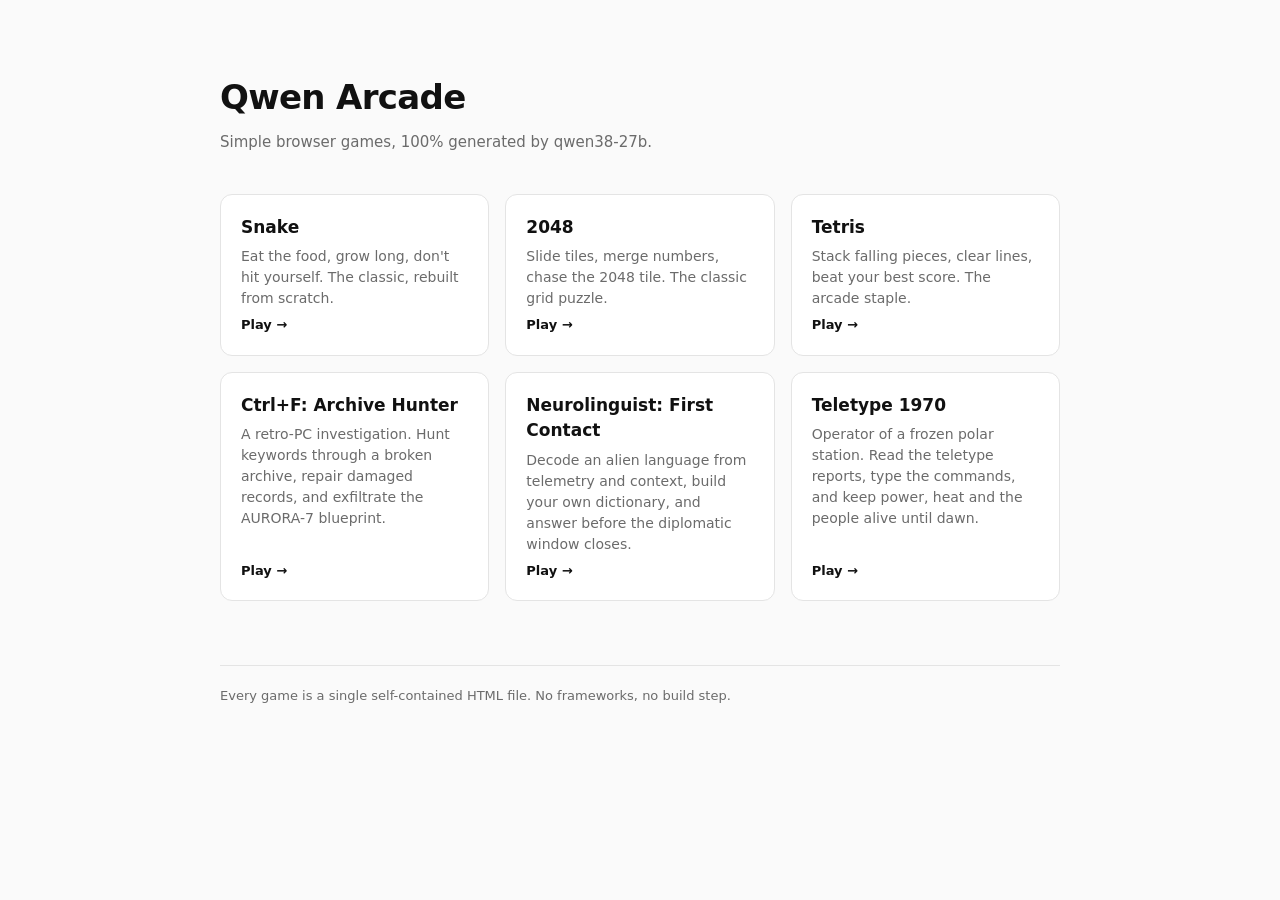
<file: index.html>
<!doctype html>
<html lang="en">
<head>
  <meta charset="utf-8">
  <meta name="viewport" content="width=device-width, initial-scale=1">
  <title>Qwen Arcade — browser games generated by qwen38-27b</title>
  <link rel="icon" href="data:image/svg+xml,<svg xmlns='http://www.w3.org/2000/svg' viewBox='0 0 16 16'><rect width='16' height='16' rx='3' fill='%23111'/></svg>">
  <link rel="stylesheet" href="style.css">
</head>
<body>
  <div class="wrap">
    <header>
      <h1>Qwen Arcade</h1>
      <p class="tagline">Simple browser games, 100% generated by qwen38-27b.</p>
    </header>

    <main>
      <section id="games" class="grid"></section>
    </main>

    <footer>Every game is a single self-contained HTML file. No frameworks, no build step.</footer>
  </div>

  <script src="index.js"></script>
</body>
</html>
</file>
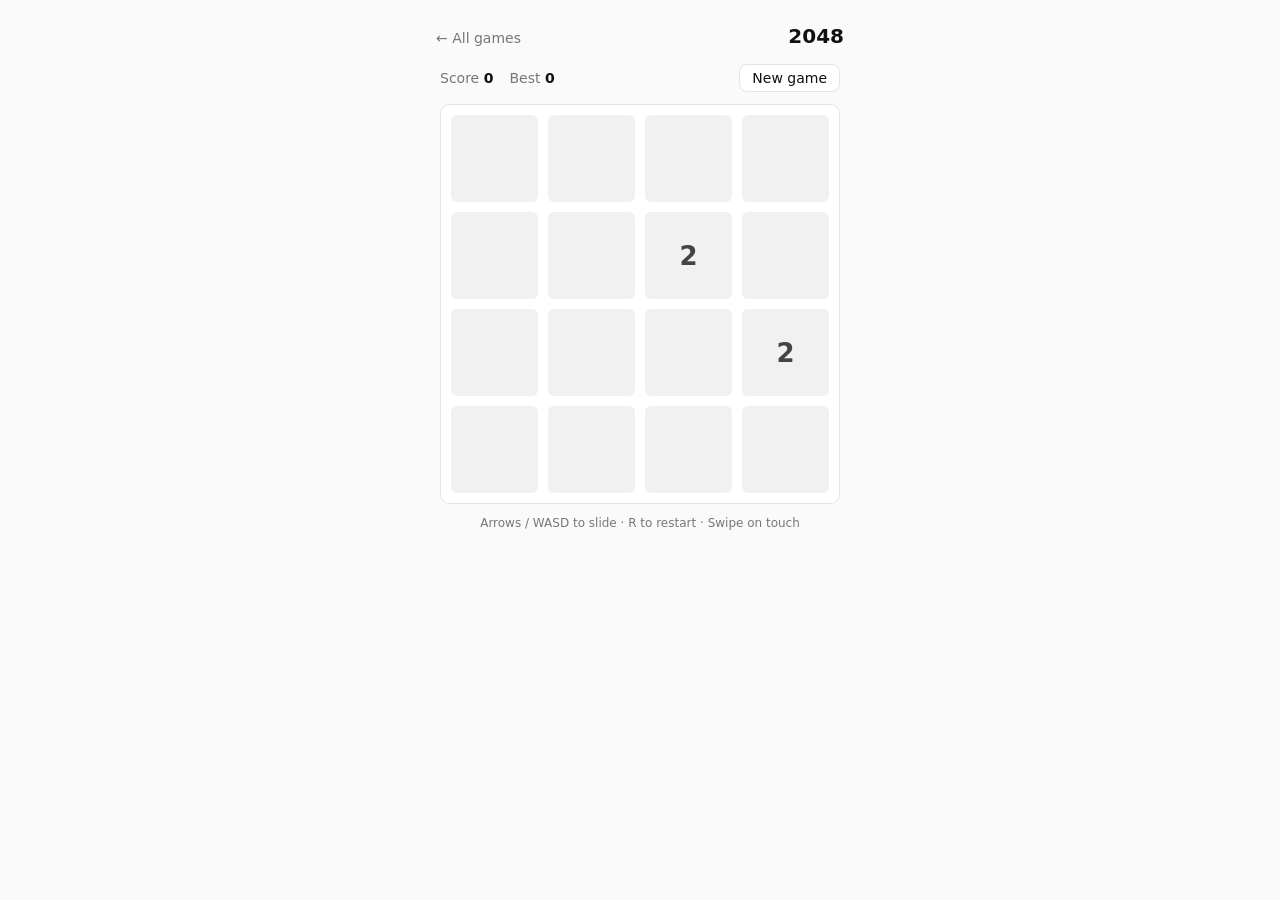
<file: games/2048/index.html>
<!doctype html>
<html lang="en">
<head>
  <meta charset="utf-8">
  <meta name="viewport" content="width=device-width, initial-scale=1">
  <title>2048 · Qwen Arcade</title>
  <link rel="icon" href="data:image/svg+xml,<svg xmlns='http://www.w3.org/2000/svg' viewBox='0 0 16 16'><rect width='16' height='16' rx='3' fill='%23111'/></svg>">
  <style>
    :root {
      --bg: #fafafa;
      --fg: #111111;
      --muted: #777777;
      --line: #e5e5e5;
    }

    * { box-sizing: border-box; margin: 0; }

    body {
      background: var(--bg);
      color: var(--fg);
      font-family: system-ui, -apple-system, "Segoe UI", Roboto, sans-serif;
      min-height: 100vh;
      display: flex;
      flex-direction: column;
      align-items: center;
    }

    header {
      width: 100%;
      max-width: 440px;
      display: flex;
      align-items: baseline;
      justify-content: space-between;
      padding: 24px 16px 0;
    }

    header a {
      color: var(--muted);
      font-size: 14px;
      text-decoration: none;
    }

    header a:hover { color: var(--fg); }

    h1 { font-size: 20px; font-weight: 600; }

    main {
      width: 100%;
      max-width: 440px;
      padding: 16px;
      display: flex;
      flex-direction: column;
      align-items: center;
      gap: 12px;
    }

    .score {
      width: min(400px, 100%);
      display: flex;
      align-items: center;
      gap: 16px;
      font-size: 14px;
      color: var(--muted);
    }

    .score b {
      color: var(--fg);
      font-variant-numeric: tabular-nums;
    }

    .score .spacer { flex: 1; }

    .score button {
      font: inherit;
      background: #fff;
      border: 1px solid var(--line);
      border-radius: 8px;
      padding: 5px 12px;
      cursor: pointer;
      color: var(--fg);
    }

    .score button:hover { border-color: #c9c9c9; }

    .board {
      position: relative;
      width: min(400px, 100%);
      aspect-ratio: 1;
      background: #fff;
      border: 1px solid var(--line);
      border-radius: 10px;
    }

    .cells {
      position: absolute;
      inset: 10px;
      display: grid;
      grid-template: repeat(4, 1fr) / repeat(4, 1fr);
      gap: 10px;
    }

    .cell {
      background: #f1f1f1;
      border-radius: 6px;
    }

    .tiles { position: absolute; inset: 0; }

    .tile {
      position: absolute;
      width: calc(25% - 12.5px);
      height: calc(25% - 12.5px);
      display: flex;
      align-items: center;
      justify-content: center;
      font-weight: 700;
      border-radius: 6px;
      user-select: none;
      transition: left 0.12s ease, top 0.12s ease;
    }

    .tile.spawn { animation: pop 0.18s ease; }
    .tile.pop { animation: pop 0.2s ease; }

    @keyframes pop {
      0% { transform: scale(0.5); }
      60% { transform: scale(1.1); }
      100% { transform: scale(1); }
    }

    .overlay {
      position: absolute;
      inset: 0;
      display: flex;
      flex-direction: column;
      align-items: center;
      justify-content: center;
      gap: 6px;
      background: rgba(250, 250, 250, 0.85);
      border-radius: 10px;
      text-align: center;
      padding: 16px;
    }

    .overlay.hidden { display: none; }

    .overlay .title { font-size: 18px; font-weight: 600; }
    .overlay .sub { font-size: 13px; color: var(--muted); }

    .hint {
      font-size: 12px;
      color: var(--muted);
      text-align: center;
    }
  </style>
</head>
<body>
  <header>
    <a href="../../">&larr; All games</a>
    <h1>2048</h1>
  </header>

  <main>
    <div class="score">
      <span>Score <b id="score">0</b></span>
      <span>Best <b id="best">0</b></span>
      <span class="spacer"></span>
      <button id="new-game">New game</button>
    </div>

    <div class="board" id="board">
      <div class="cells" id="cells"></div>
      <div class="tiles" id="tiles"></div>
      <div class="overlay hidden" id="overlay">
        <div class="title" id="ov-title"></div>
        <div class="sub" id="ov-sub"></div>
      </div>
    </div>

    <p class="hint">Arrows / WASD to slide &middot; R to restart &middot; Swipe on touch</p>
  </main>

  <script>
    "use strict";

    const N = 4;
    const tileLayer = document.getElementById("tiles");
    const scoreEl = document.getElementById("score");
    const bestEl = document.getElementById("best");
    const overlay = document.getElementById("overlay");
    const ovTitle = document.getElementById("ov-title");
    const ovSub = document.getElementById("ov-sub");

    const cellsEl = document.getElementById("cells");
    for (let i = 0; i < N * N; i++) {
      const c = document.createElement("div");
      c.className = "cell";
      cellsEl.appendChild(c);
    }

    const PALETTE = {
      2: ["#f1f1f1", "#444"],
      4: ["#e9e9e9", "#333"],
      8: ["#d6d6d6", "#111"],
      16: ["#c4c4c4", "#111"],
      32: ["#b2b2b2", "#fff"],
      64: ["#9e9e9e", "#fff"],
      128: ["#868686", "#fff"],
      256: ["#6e6e6e", "#fff"],
      512: ["#575757", "#fff"],
      1024: ["#404040", "#fff"],
      2048: ["#ef4444", "#fff"],
    };

    let tiles, nextId, score, won, winPending, over;
    let best = Number(localStorage.getItem("qwen-arcade-2048-best") || 0);
    bestEl.textContent = best;
    const els = new Map();

    function freeCells() {
      const taken = new Set(tiles.map((t) => t.x + "," + t.y));
      const free = [];
      for (let x = 0; x < N; x++)
        for (let y = 0; y < N; y++)
          if (!taken.has(x + "," + y)) free.push({ x, y });
      return free;
    }

    function addTile() {
      const free = freeCells();
      if (!free.length) return;
      const p = free[Math.floor(Math.random() * free.length)];
      tiles.push({ id: nextId++, x: p.x, y: p.y, value: Math.random() < 0.9 ? 2 : 4 });
    }

    function planMove(dx, dy) {
      const moveAxis = dx !== 0 ? "x" : "y";
      const lineAxis = dx !== 0 ? "y" : "x";
      const high = dx > 0 || dy > 0;
      let moved = false;
      let gained = 0;
      let made2048 = false;
      const output = [];

      for (let L = 0; L < N; L++) {
        const line = tiles
          .filter((t) => t[lineAxis] === L)
          .sort((a, b) => (high ? b[moveAxis] - a[moveAxis] : a[moveAxis] - b[moveAxis]));
        const orig = new Map(line.map((t) => [t.id, t[moveAxis]]));
        const out = [];

        for (const t of line) {
          const prev = out[out.length - 1];
          if (prev && prev.value === t.value && !prev.merged) {
            prev.value *= 2;
            prev.merged = true;
            gained += prev.value;
            if (prev.value === 2048) made2048 = true;
            moved = true;
          } else {
            out.push({ id: t.id, value: t.value, merged: false, x: t.x, y: t.y });
          }
        }

        out.forEach((t, i) => {
          const target = high ? N - 1 - i : i;
          if (target !== orig.get(t.id)) moved = true;
          t[moveAxis] = target;
        });

        output.push(...out);
      }

      return { output, moved, gained, made2048 };
    }

    function canMoveAny() {
      if (tiles.length < N * N) return true;
      const grid = [];
      for (let y = 0; y < N; y++) {
        grid[y] = [];
        for (let x = 0; x < N; x++)
          grid[y][x] = tiles.find((t) => t.x === x && t.y === y).value;
      }
      for (let y = 0; y < N; y++)
        for (let x = 0; x < N; x++) {
          if (x + 1 < N && grid[y][x + 1] === grid[y][x]) return true;
          if (y + 1 < N && grid[y + 1][x] === grid[y][x]) return true;
        }
      return false;
    }

    function syncScore() {
      scoreEl.textContent = score;
      if (score > best) {
        best = score;
        localStorage.setItem("qwen-arcade-2048-best", String(best));
        bestEl.textContent = best;
      }
    }

    function render() {
      for (const [id, el] of els) {
        if (!tiles.some((t) => t.id === id)) {
          el.remove();
          els.delete(id);
        }
      }
      for (const t of tiles) {
        let el = els.get(t.id);
        if (!el) {
          el = document.createElement("div");
          el.className = "tile spawn";
          tileLayer.appendChild(el);
          els.set(t.id, el);
        }
        el.style.left = "calc(10px + " + t.x + " * (25% - 2.5px))";
        el.style.top = "calc(10px + " + t.y + " * (25% - 2.5px))";
        const pair = PALETTE[t.value] || ["#111", "#fff"];
        el.style.background = pair[0];
        el.style.color = pair[1];
        el.style.fontSize = t.value < 100 ? "26px" : t.value < 1000 ? "21px" : "17px";
        el.textContent = t.value;
        if (t.merged) {
          el.classList.remove("pop");
          void el.offsetWidth;
          el.classList.add("pop");
        }
      }
    }

    function showWin() {
      winPending = true;
      ovTitle.textContent = "2048!";
      ovSub.textContent = "Impressive. Tap or press any key to keep playing.";
      overlay.classList.remove("hidden");
    }

    function showGameOver() {
      over = true;
      ovTitle.textContent = "Game over";
      ovSub.textContent = "Score " + score + " — tap to play again";
      overlay.classList.remove("hidden");
    }

    function doMove(dx, dy) {
      if (over || winPending) return;
      const plan = planMove(dx, dy);
      if (!plan.moved) return;
      tiles = plan.output;
      score += plan.gained;
      syncScore();

      addTile();
      render();

      if (!canMoveAny()) {
        showGameOver();
        return;
      }
      if (plan.made2048 && !won) {
        won = true;
        showWin();
      }
    }

    function dismissWin() {
      if (!winPending) return;
      winPending = false;
      overlay.classList.add("hidden");
      if (!canMoveAny()) showGameOver();
    }

    function reset() {
      tiles = [];
      nextId = 1;
      score = 0;
      won = false;
      winPending = false;
      over = false;
      els.clear();
      tileLayer.innerHTML = "";
      scoreEl.textContent = "0";
      overlay.classList.add("hidden");
      addTile();
      addTile();
      render();
    }

    const DIRS = {
      ArrowUp: { dx: 0, dy: -1 }, KeyW: { dx: 0, dy: -1 },
      ArrowDown: { dx: 0, dy: 1 }, KeyS: { dx: 0, dy: 1 },
      ArrowLeft: { dx: -1, dy: 0 }, KeyA: { dx: -1, dy: 0 },
      ArrowRight: { dx: 1, dy: 0 }, KeyD: { dx: 1, dy: 0 },
    };

    window.addEventListener("keydown", (e) => {
      if (e.code === "KeyR") {
        e.preventDefault();
        reset();
        return;
      }
      const d = DIRS[e.code];
      if (!d) return;
      e.preventDefault();
      if (winPending) {
        dismissWin();
        return;
      }
      doMove(d.dx, d.dy);
    });

    overlay.addEventListener("click", () => {
      if (over) reset();
      else dismissWin();
    });

    document.getElementById("new-game").addEventListener("click", reset);

    let touchStart = null;
    window.addEventListener("touchstart", (e) => {
      touchStart = e.touches[0];
    }, { passive: true });

    window.addEventListener("touchend", (e) => {
      if (!touchStart) return;
      const t = e.changedTouches[0];
      const dx = t.clientX - touchStart.clientX;
      const dy = t.clientY - touchStart.clientY;
      touchStart = null;
      if (Math.max(Math.abs(dx), Math.abs(dy)) < 30) {
        if (over) reset();
        else dismissWin();
        return;
      }
      const d = Math.abs(dx) > Math.abs(dy)
        ? { dx: Math.sign(dx), dy: 0 }
        : { dx: 0, dy: Math.sign(dy) };
      if (winPending) {
        dismissWin();
        return;
      }
      doMove(d.dx, d.dy);
    });

    reset();
  </script>
</body>
</html>
</file>
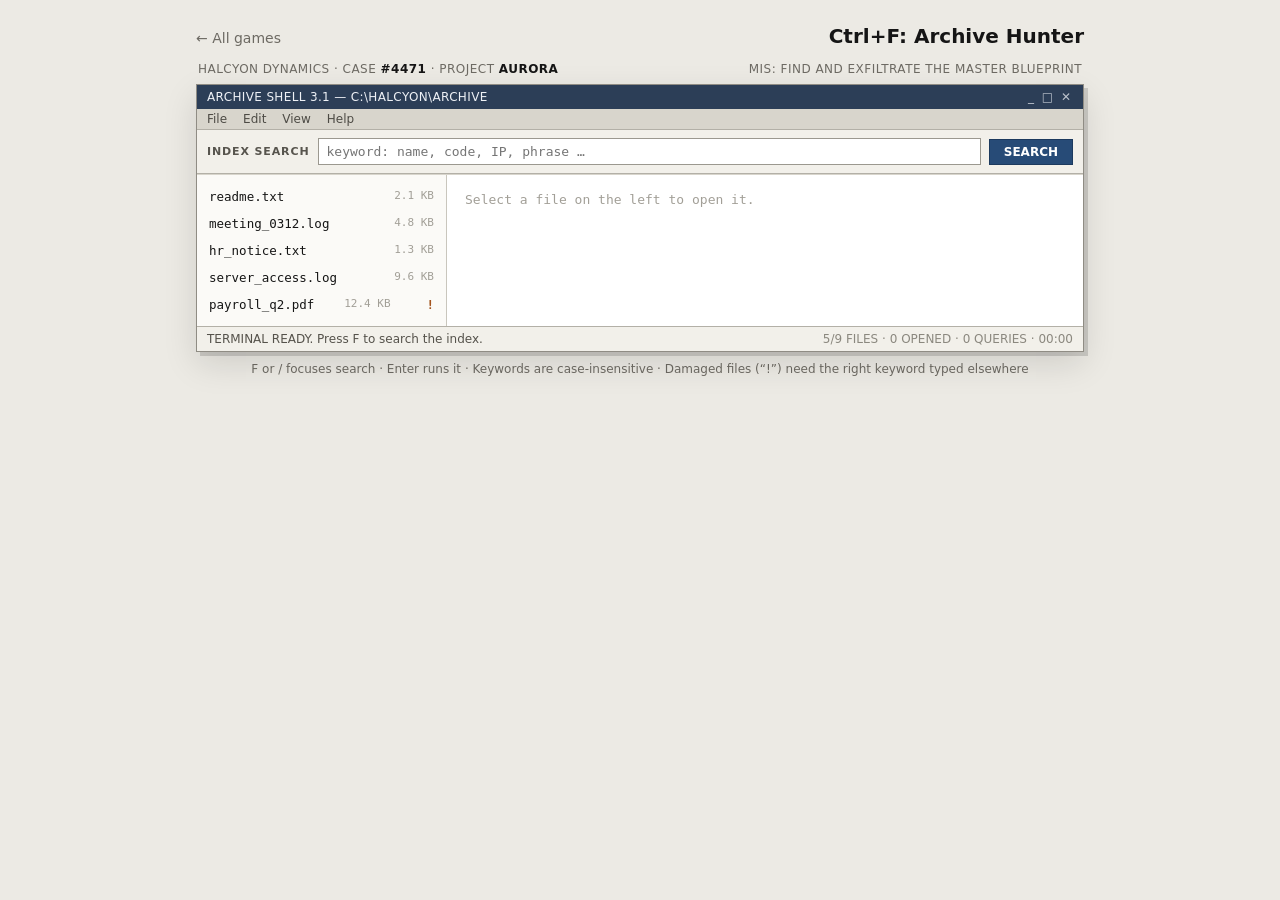
<file: games/ctrlf/index.html>
<!doctype html>
<html lang="en">
<head>
  <meta charset="utf-8">
  <meta name="viewport" content="width=device-width, initial-scale=1">
  <title>Ctrl+F: Archive Hunter · Qwen Arcade</title>
  <link rel="icon" href="data:image/svg+xml,<svg xmlns='http://www.w3.org/2000/svg' viewBox='0 0 16 16'><rect width='16' height='16' rx='3' fill='%23111'/></svg>">
  <style>
    :root {
      --page: #eceae4;
      --fg: #151515;
      --muted: #6d6a63;
      --line: #d4d1c8;
      --chrome: #d8d5cc;
      --chrome-hi: #f2f0ea;
      --titlebar: #2c3e57;
      --accent: #274b77;
      --warn: #a3541e;
      --err: #9c2b2b;
      --ok: #2c6e3f;
    }

    * { box-sizing: border-box; margin: 0; }

    body {
      background: var(--page);
      color: var(--fg);
      font-family: system-ui, -apple-system, "Segoe UI", Roboto, sans-serif;
      min-height: 100vh;
      display: flex;
      flex-direction: column;
      align-items: center;
    }

    header {
      width: 100%;
      max-width: 920px;
      display: flex;
      align-items: baseline;
      justify-content: space-between;
      padding: 24px 16px 0;
    }

    header a { color: var(--muted); font-size: 14px; text-decoration: none; }
    header a:hover { color: var(--fg); }
    h1 { font-size: 20px; font-weight: 600; }

    main {
      width: 100%;
      max-width: 920px;
      padding: 14px 16px 32px;
    }

    .casebar {
      display: flex;
      justify-content: space-between;
      gap: 12px;
      font-size: 12px;
      letter-spacing: 0.04em;
      color: var(--muted);
      padding: 0 2px 8px;
      user-select: none;
    }

    .casebar b { color: var(--fg); font-weight: 600; }

    .window {
      background: var(--chrome);
      border: 1px solid #8f8c84;
      box-shadow: 4px 4px 0 rgba(0, 0, 0, 0.14), 0 12px 32px rgba(0, 0, 0, 0.12);
      position: relative;
    }

    .titlebar {
      background: var(--titlebar);
      color: #eef1f6;
      font-size: 12px;
      letter-spacing: 0.03em;
      padding: 5px 10px;
      display: flex;
      justify-content: space-between;
      user-select: none;
    }

    .titlebar .btns { opacity: 0.75; letter-spacing: 2px; }

    .menubar {
      font-size: 12px;
      padding: 3px 10px;
      border-bottom: 1px solid #b3b0a7;
      color: #4d4b45;
      user-select: none;
    }

    .menubar span { margin-right: 16px; cursor: default; }
    .menubar span:first-letter { font-weight: 600; }

    .toolbar {
      display: flex;
      align-items: center;
      gap: 8px;
      padding: 8px 10px;
      border-bottom: 1px solid #b3b0a7;
      background: var(--chrome-hi);
    }

    .toolbar label {
      font-size: 11px;
      font-weight: 600;
      letter-spacing: 0.08em;
      color: #57544d;
    }

    .toolbar input {
      flex: 1;
      font: 13px ui-monospace, "SF Mono", Menlo, Consolas, monospace;
      padding: 5px 8px;
      border: 1px solid #9b988f;
      background: #fff;
      color: var(--fg);
      outline: none;
    }

    .toolbar input:focus { border-color: var(--accent); }

    .toolbar button {
      font: 12px system-ui, sans-serif;
      font-weight: 600;
      padding: 5px 14px;
      background: var(--accent);
      color: #fff;
      border: 1px solid #1d3a5e;
      cursor: pointer;
    }

    .toolbar button:active { transform: translateY(1px); }

    .body {
      display: flex;
      align-items: stretch;
      background: #fff;
      border-top: 1px solid var(--chrome);
    }

    #list {
      list-style: none;
      padding: 8px 0;
      width: 250px;
      flex-shrink: 0;
      border-right: 1px solid #c9c6bd;
      background: #fbfaf7;
      overflow-y: auto;
      max-height: 460px;
      user-select: none;
    }

    #list li {
      padding: 6px 12px;
      font: 12.5px ui-monospace, "SF Mono", Menlo, Consolas, monospace;
      cursor: pointer;
      display: flex;
      justify-content: space-between;
      gap: 8px;
    }

    #list li .dim { color: #a29f97; font-size: 11px; white-space: nowrap; }

    #list li:hover { background: #f1efe8; }

    #list li.active { background: var(--titlebar); color: #eef1f6; }
    #list li.active .dim { color: #b9c2d2; }

    #list li.flag::after {
      content: "!";
      color: var(--warn);
      font-weight: 700;
      margin-left: 6px;
    }

    #list li.flag.active::after { color: #ffd28a; }

    #view {
      flex: 1;
      padding: 14px 18px;
      font: 13px/1.65 ui-monospace, "SF Mono", Menlo, Consolas, monospace;
      white-space: pre-wrap;
      word-break: break-word;
      overflow-y: auto;
      max-height: 460px;
    }

    #view .empty { color: #a29f97; }

    mark {
      background: #ffd35a;
      color: #211d12;
      padding: 0 2px;
      border-radius: 2px;
    }

    .statusbar {
      display: flex;
      justify-content: space-between;
      gap: 12px;
      padding: 5px 10px;
      font-size: 12px;
      border-top: 1px solid #b3b0a7;
      background: var(--chrome-hi);
      user-select: none;
    }

    #msg { color: #55524b; }
    #msg.ok { color: var(--ok); font-weight: 600; }
    #msg.err { color: var(--err); font-weight: 600; }

    #stat { color: #8b887f; white-space: nowrap; }

    .overlay {
      position: absolute;
      inset: 0;
      display: flex;
      flex-direction: column;
      align-items: center;
      justify-content: center;
      gap: 10px;
      background: rgba(236, 234, 228, 0.92);
      text-align: center;
      padding: 24px;
    }

    .overlay.hidden { display: none; }
    .overlay .big { font-size: 22px; font-weight: 700; letter-spacing: 0.02em; }
    .overlay .sub { font-size: 13px; color: var(--muted); max-width: 420px; }
    .overlay .stats {
      font: 12px ui-monospace, monospace;
      color: #55524b;
      border: 1px solid var(--line);
      background: #fff;
      padding: 10px 16px;
    }
    .overlay button {
      font: 13px system-ui, sans-serif;
      font-weight: 600;
      padding: 8px 22px;
      background: var(--accent);
      color: #fff;
      border: 1px solid #1d3a5e;
      cursor: pointer;
    }

    .hint { font-size: 12px; color: var(--muted); margin-top: 10px; text-align: center; }

    @media (max-width: 700px) {
      .body { flex-direction: column; }
      #list { width: 100%; max-height: 180px; border-right: none; border-bottom: 1px solid #c9c6bd; }
    }
  </style>
</head>
<body>
  <header>
    <a href="../../">&larr; All games</a>
    <h1>Ctrl+F: Archive Hunter</h1>
  </header>

  <main>
    <div class="casebar">
      <span>HALCYON DYNAMICS &middot; CASE <b>#4471</b> &middot; PROJECT <b>AURORA</b></span>
      <span>MIS: FIND AND EXFILTRATE THE MASTER BLUEPRINT</span>
    </div>

    <div class="window">
      <div class="titlebar">
        <span>ARCHIVE SHELL 3.1 &mdash; C:\HALCYON\ARCHIVE</span>
        <span class="btns">_ &square; &#10005;</span>
      </div>
      <div class="menubar"><span>File</span><span>Edit</span><span>View</span><span>Help</span></div>

      <div class="toolbar">
        <label for="q">INDEX&nbsp;SEARCH</label>
        <input id="q" type="text" placeholder="keyword: name, code, IP, phrase &hellip;" autocomplete="off" spellcheck="false">
        <button id="go">SEARCH</button>
      </div>

      <div class="body">
        <ul id="list"></ul>
        <div id="view"><span class="empty">Select a file on the left to open it.</span></div>
      </div>

      <div class="statusbar">
        <span id="msg">TERMINAL READY. Press F to search the index.</span>
        <span id="stat"></span>
      </div>

      <div class="overlay hidden" id="overlay">
        <div class="big" id="ov-title"></div>
        <div class="sub" id="ov-sub"></div>
        <div class="stats" id="ov-stats"></div>
        <button id="ov-btn">RUN IT BACK</button>
      </div>
    </div>

    <p class="hint">F or / focuses search &middot; Enter runs it &middot; Keywords are case-insensitive &middot; Damaged files (&ldquo;!&rdquo;) need the right keyword typed elsewhere</p>
  </main>

  <script>
    "use strict";

    const FILES = [
      {
        id: "readme", name: "readme.txt", size: "2.1 KB", date: "03/11", visible: true,
        lines: [
          "HALCYON DYNAMICS — INTERNAL INTRANET", "",
          "HOW TO USE THIS TERMINAL",
          "1. Click a file in the tree to open it.",
          "2. Press F and type a keyword to query the index.",
          "   Names, codenames, IPs and phrases all open new",
          "   branches. What you type is never logged —",
          "   supposedly.",
          "3. Damaged files show as garbled. Find the key",
          "   word elsewhere and type it to restore the record.", "",
          "CASE BOARD: Project AURORA. The master blueprint",
          "is gone. Find it. Exfiltrate it. Leave no trail.",
        ],
      },
      {
        id: "meeting", name: "meeting_0312.log", size: "4.8 KB", date: "03/12", visible: true,
        lines: [
          "2003-03-12 14:02  BOARDROOM LOG",
          "CROSS: Q1 margins are fine. The board should sleep.",
          "REIS: And the AURORA partition?",
          "CROSS: AURORA stays partitioned. No one quotes it",
          "       in the minutes. I want zero paper.",
          "REIS: The board asks who signs for vault access.",
          "CROSS: I do. Ask no further.", "",
          "[LOG ENCRYPTED BY f.cross AFTER 14:19]",
        ],
      },
      {
        id: "hr", name: "hr_notice.txt", size: "1.3 KB", date: "03/14", visible: true,
        lines: [
          "HUMAN RESOURCES — NOTICE 4471", "",
          "M. REYES, Archives Division, is reminded that badge",
          "#4471 entitles access to shelves A1 - C9 only.", "",
          "Separately: Mr. Reyes was photographed in the server",
          "room at 02:10 on the 12th. He says he searched for a",
          "lost terminal. We have filed the image.",
        ],
      },
      {
        id: "server", name: "server_access.log", size: "9.6 KB", date: "03/12", visible: true,
        lines: [
          "03/12 01:58  10.14.7.12  f.reyes   AUTH OK   shelf-catalog",
          "03/12 02:04  10.14.7.12  f.reyes   AUTH OK   shelf-catalog",
          "03/12 02:14  10.14.7.33  f.cross   AUTH OK   AURORA-PART",
          "03/12 02:15  10.14.7.33  f.cross   WRITE   aurora7_blueprint.drg",
          "03/12 02:17  10.14.7.33  f.cross   WIPE    local-cache",
          "03/12 02:17  10.14.7.33  f.cross   AUTH OFF", "",
          "NOTE: 10.14.7.33 is the cold-storage vault host.",
        ],
      },
      {
        id: "payroll", name: "payroll_q2.pdf", size: "12.4 KB", date: "03/18", visible: true,
        corrupted: true, repairKey: "REYES",
        damaged: [
          "HALCYON DYNAMICS — Q2 PAYROLL & TRANSFERS", "",
          "M. REYES ........... ▓▓▓▓▓▓▓▓▓▓▓ ▓▓▓▓▓▓▓▓ ▓▓▓▓▓▓▓▓▓▓▓",
          "   MEMO (REYES): copied the ▓▓▓▓▓▓▓▓▓▓▓ keyphrase onto",
          "   a ▓▓▓▓▓▓▓▓▓▓▓ label. Label ID: V-77-██████. Do not",
          "   ▓▓▓▓▓▓▓▓▓▓▓▓ it in writing again. --R",
        ],
        plain: [
          "HALCYON DYNAMICS — Q2 PAYROLL & TRANSFERS", "",
          "M. REYES ........... TRANSFERRED .... ARCHIVES DIV",
          "   MEMO (REYES): copied the AURORA keyphrase onto",
          "   a VAULT-7 label. Label ID: V-77-0447. Do not",
          "   repeat it in writing again. --R",
        ],
      },
      {
        id: "dossier", name: "dossier_cross.txt", size: "7.7 KB", date: "—", visible: false, unlockKey: "AURORA",
        lines: [
          "INTELLIGENCE DOSSIER — F. CROSS", "",
          "Codename on the board's private channel: FALCON.", "",
          "The AURORA-7 master blueprint was moved off the",
          "intranet on the 12th. Last confirmed location: cold",
          "storage, host 10.14.7.33, label VAULT-7.", "",
          "The keyphrase for the vault was written into the Q2",
          "payroll memo by the one clerk who had access: Reyes.", "",
          "Cross keeps a private notebook. It never left his desk.",
        ],
      },
      {
        id: "vault", name: "vault_backup.tar", size: "220 MB", date: "—", visible: false, unlockKey: "10.14.7.33",
        lines: [
          "ARCHIVE MANIFEST — VAULT-7 (backup copy, 03/12 02:15)", "",
          "  cross_notes_88.txt      CHECKSUM OK",
          "  shelf_photos_4471.rar   CHECKSUM OK",
          "  aurora7_blueprint.drg   WITHHELD — phrase required", "",
          "WITHHELD items open in the shell when the correct",
          "phrase is typed into the index search.",
        ],
      },
      {
        id: "notes", name: "cross_notes_88.txt", size: "1.9 KB", date: "—", visible: false, unlockKey: "FALCON",
        lines: [
          "PRIVATE NOTEBOOK — PAGE 88", "",
          "If they find the vault copy, they will trace the label.",
          "The phrase lives only in Reyes's payroll memo — paper",
          "and a dead server. I burned the master drive at 02:17.",
          "Reyes's server-room photo is in HR file 4471. Let the",
          "archive hunt the archive.", "",
          "— F.",
        ],
      },
      {
        id: "blueprint", name: "aurora7_blueprint.drg", size: "48.2 MB", date: "—",
        visible: false, unlockKey: "V-77-0447", win: true,
        lines: [
          "AURORA-7 — MASTER UPLINK BLUEPRINT (EXFILTRATED COPY)", "",
          "  [VECTOR LATTICE ...... 7/7 SEGMENTS RENDERED]",
          "  [PHASED ARRAY ......... SPEC NOMINAL]",
          "  [LAUNCH WINDOW ........ 14 DAYS]", "",
          "CASE CLOSED. The blueprint is yours.",
        ],
      },
    ];

    let current, attempts, openedSet, query, started, won, endedAt;

    const listEl = document.getElementById("list");
    const viewEl = document.getElementById("view");
    const msgEl = document.getElementById("msg");
    const statEl = document.getElementById("stat");
    const qEl = document.getElementById("q");
    const overlay = document.getElementById("overlay");
    const ovTitle = document.getElementById("ov-title");
    const ovSub = document.getElementById("ov-sub");
    const ovStats = document.getElementById("ov-stats");

    function reset() {
      FILES.forEach((f) => {
        f.visible = !f.unlockKey;
        if (f.corrupted) { f.repaired = false; f.lines = f.damaged; }
      });
      current = null;
      attempts = 0;
      openedSet = new Set();
      query = "";
      started = Date.now();
      won = false;
      overlay.classList.add("hidden");
      msgEl.className = "";
      msgEl.textContent = "TERMINAL READY. Press F to search the index.";
      renderList();
      viewEl.innerHTML = '<span class="empty">Select a file on the left to open it.</span>';
      renderStat();
    }

    function renderList() {
      listEl.innerHTML = "";
      FILES.forEach((f) => {
        if (!f.visible) return;
        const li = document.createElement("li");
        if (f.id === current) li.className = "active";
        if (f.corrupted && !f.repaired) li.className += " flag";
        const name = document.createElement("span");
        name.textContent = f.name;
        const dim = document.createElement("span");
        dim.className = "dim";
        dim.textContent = f.size;
        li.append(name, dim);
        li.addEventListener("click", () => openFile(f));
        listEl.appendChild(li);
      });
    }

    function esc(s) {
      return s.replace(/&/g, "&amp;").replace(/</g, "&lt;").replace(/>/g, "&gt;");
    }

    function openFile(f) {
      current = f.id;
      if (!openedSet.has(f.id)) openedSet.add(f.id);
      const text = f.lines.map(esc).join("\n");
      let html;
      if (query) {
        const re = new RegExp(query.replace(/[.*+?^${}()|[\]\\]/g, "\\$&"), "gi");
        html = text.replace(re, (m) => "<mark>" + m + "</mark>");
      } else {
        html = text;
      }
      viewEl.innerHTML = html;
      renderList();
      renderStat();
    }

    function renderStat() {
      const visible = FILES.filter((f) => f.visible).length;
      const now = won ? endedAt : Date.now();
      const secs = Math.max(0, Math.round((now - started) / 1000));
      const mm = String(Math.floor(secs / 60)).padStart(2, "0");
      const ss = String(secs % 60).padStart(2, "0");
      statEl.textContent = visible + "/" + FILES.length + " FILES · " + openedSet.size + " OPENED · " + attempts + " QUERIES · " + mm + ":" + ss;
    }

    function setMsg(text, cls) {
      msgEl.className = cls || "";
      msgEl.textContent = text;
    }

    function search(raw) {
      const q = String(raw).trim();
      if (!q) {
        setMsg("Empty query. Type a keyword first.", "err");
        return;
      }
      attempts += 1;
      query = q.toLowerCase();
      const acts = [];

      FILES.forEach((f) => {
        if (f.corrupted && !f.repaired && f.repairKey.toLowerCase() === query) {
          f.repaired = true;
          f.lines = f.plain;
          acts.push("REPAIRED " + f.name);
        }
      });

      FILES.forEach((f) => {
        if (!f.visible && f.unlockKey && f.unlockKey.toLowerCase() === query) {
          f.visible = true;
          acts.push("BRANCH OPENED: " + f.name);
          if (f.win) {
            win();
            return;
          }
        }
      });

      let hits = 0;
      FILES.forEach((f) => {
        if (!f.visible) return;
        f.lines.forEach((ln) => { if (ln.toLowerCase().includes(query)) hits += 1; });
      });

      if (current) {
        const cf = FILES.find((f) => f.id === current);
        const re = new RegExp(query.replace(/[.*+?^${}()|[\]\\]/g, "\\$&"), "gi");
        viewEl.innerHTML = cf.lines.map(esc).join("\n").replace(re, (m) => "<mark>" + m + "</mark>");
      }

      if (acts.length) {
        setMsg(acts.join("  ·  "), "ok");
      } else if (hits) {
        setMsg(hits + " occurrence(s) in the open branch — keep digging.", "ok");
      } else {
        setMsg("No index entry for \u201C" + q + "\u201D. (query " + attempts + ")", "err");
      }

      renderList();
      renderStat();
    }

    function win() {
      won = true;
      endedAt = Date.now();
      const secs = Math.max(1, Math.round((Date.now() - started) / 1000));
      ovTitle.textContent = "CASE CLOSED — AURORA-7 EXFILTRATED";
      ovSub.textContent = "Cross burns his notebooks at dawn. Reyes files the image in a drawer. The blueprint sits on a dead USB stick in your coat.";
      ovStats.textContent = "QUERIES " + attempts + "  ·  FILES OPENED " + openedSet.size + "  ·  TIME " + Math.floor(secs / 60) + ":" + String(secs % 60).padStart(2, "0");
      overlay.classList.remove("hidden");
      renderStat();
    }

    qEl.addEventListener("keydown", (e) => {
      if (e.key === "Enter") search(qEl.value);
    });
    document.getElementById("go").addEventListener("click", () => {
      search(qEl.value);
      qEl.focus();
    });
    overlay.querySelector("#ov-btn").addEventListener("click", reset);

    window.addEventListener("keydown", (e) => {
      if (e.target === qEl) return;
      if (e.code === "KeyF" || e.key === "/") {
        e.preventDefault();
        qEl.focus();
      }
    });

    reset();
  </script>
</body>
</html>
</file>
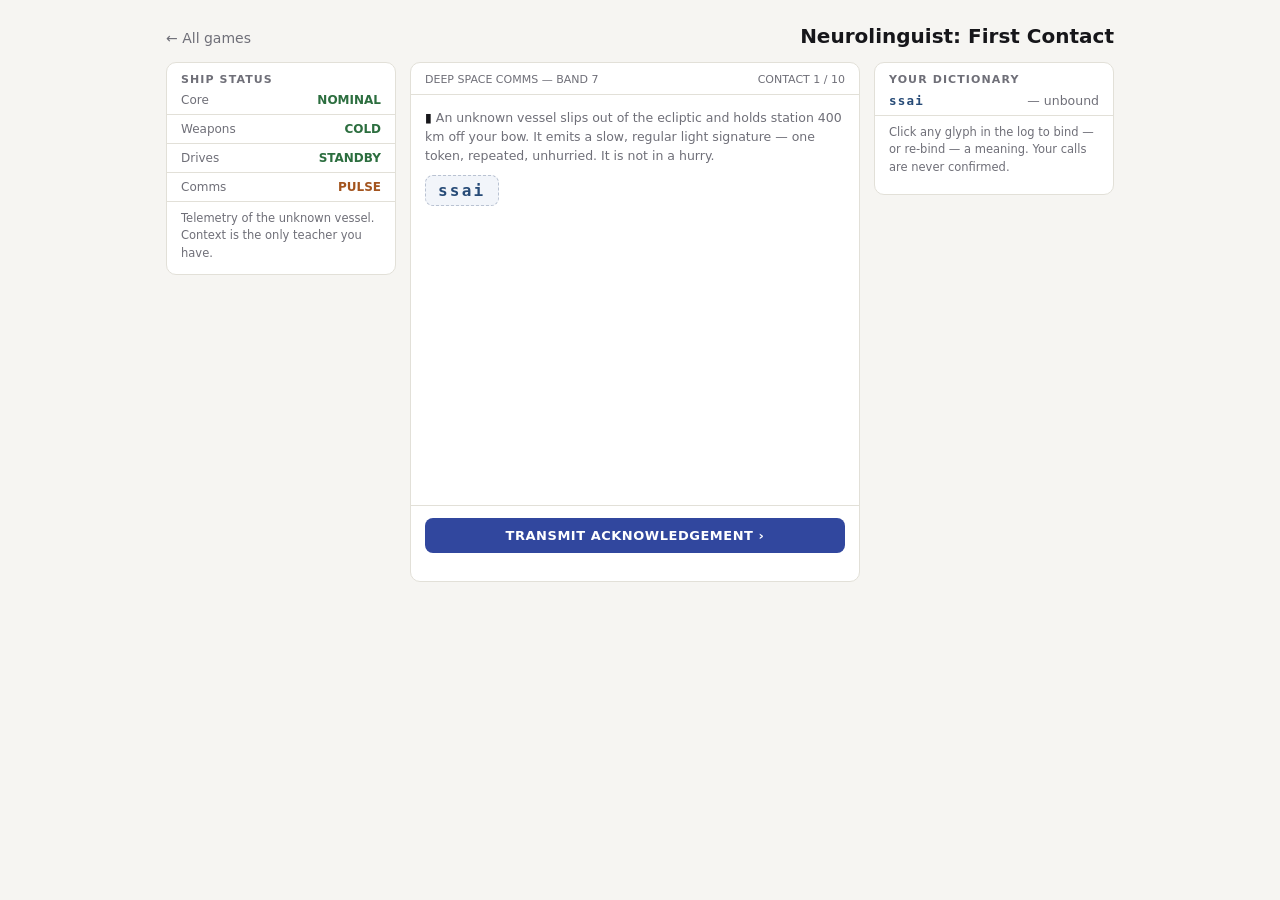
<file: games/neuro/index.html>
<!doctype html>
<html lang="en">
<head>
  <meta charset="utf-8">
  <meta name="viewport" content="width=device-width, initial-scale=1">
  <title>Neurolinguist: First Contact · Qwen Arcade</title>
  <link rel="icon" href="data:image/svg+xml,<svg xmlns='http://www.w3.org/2000/svg' viewBox='0 0 16 16'><rect width='16' height='16' rx='3' fill='%23111'/></svg>">
  <style>
    :root {
      --bg: #f6f5f2;
      --fg: #16161a;
      --muted: #6f6f78;
      --line: #e2e0d8;
      --card: #ffffff;
      --accent: #31479e;
      --ok: #2c6e3f;
      --warn: #a3541e;
      --crit: #9c2b2b;
      --token: #274b77;
    }

    * { box-sizing: border-box; margin: 0; }

    body {
      background: var(--bg);
      color: var(--fg);
      font-family: system-ui, -apple-system, "Segoe UI", Roboto, sans-serif;
      min-height: 100vh;
      display: flex;
      flex-direction: column;
      align-items: center;
    }

    header {
      width: 100%;
      max-width: 980px;
      display: flex;
      align-items: baseline;
      justify-content: space-between;
      padding: 24px 16px 0;
    }

    header a { color: var(--muted); font-size: 14px; text-decoration: none; }
    header a:hover { color: var(--fg); }
    h1 { font-size: 20px; font-weight: 600; }

    main {
      width: 100%;
      max-width: 980px;
      padding: 14px 16px 32px;
      display: grid;
      grid-template-columns: 230px 1fr 240px;
      gap: 14px;
      align-items: start;
    }

    .card {
      background: var(--card);
      border: 1px solid var(--line);
      border-radius: 10px;
    }

    .card h2 {
      font-size: 11px;
      font-weight: 600;
      letter-spacing: 0.1em;
      color: var(--muted);
      padding: 10px 14px 0;
      user-select: none;
    }

    .panel .row {
      display: flex;
      justify-content: space-between;
      align-items: baseline;
      gap: 8px;
      padding: 7px 14px;
      font-size: 12px;
      border-bottom: 1px solid var(--line);
    }

    .panel .row:last-child { border-bottom: none; }
    .panel .row .k { color: var(--muted); }
    .panel .row .v { font-weight: 600; font-variant-numeric: tabular-nums; }
    .v.ok { color: var(--ok); }
    .v.warn { color: var(--warn); }
    .v.crit { color: var(--crit); }

    .terminal {
      padding: 0 0 14px;
      min-height: 520px;
      display: flex;
      flex-direction: column;
      position: relative;
    }

    .terminal .head {
      display: flex;
      justify-content: space-between;
      padding: 10px 14px 8px;
      font-size: 11px;
      color: var(--muted);
      border-bottom: 1px solid var(--line);
      user-select: none;
    }

    #log {
      padding: 14px;
      flex: 1;
      overflow-y: auto;
      max-height: 460px;
    }

    .beat { margin-bottom: 18px; }

    .ctx {
      font-size: 12.5px;
      color: var(--muted);
      margin-bottom: 8px;
      line-height: 1.5;
    }

    .ctx .sys { color: var(--fg); font-weight: 600; }

    .msgline { display: flex; flex-wrap: wrap; gap: 8px; padding: 2px 0 6px; }

    .token {
      font: 600 16px ui-monospace, "SF Mono", Menlo, Consolas, monospace;
      letter-spacing: 0.14em;
      padding: 5px 12px;
      border-radius: 8px;
      border: 1px dashed #b9c2d2;
      background: #f2f5fa;
      color: var(--token);
      cursor: pointer;
      text-transform: lowercase;
    }

    .token:hover { border-style: solid; }

    .token.bound {
      border-style: solid;
      border-color: var(--token);
      background: #e3eaf5;
    }

    .sends {
      font: 12px ui-monospace, monospace;
      color: var(--ok);
      margin-top: 4px;
    }

    .sends.deny { color: var(--crit); }

    .actions {
      border-top: 1px solid var(--line);
      padding: 12px 14px 14px;
    }

    .options { display: flex; flex-direction: column; gap: 8px; }

    .opt {
      display: flex;
      align-items: center;
      gap: 10px;
      width: 100%;
      text-align: left;
      padding: 9px 12px;
      border: 1px solid var(--line);
      border-radius: 8px;
      background: #fbfaf8;
      cursor: pointer;
      font: inherit;
      color: inherit;
    }

    .opt:hover { border-color: var(--accent); }

    .opt .toks {
      font: 600 14px ui-monospace, monospace;
      letter-spacing: 0.1em;
      color: var(--token);
      white-space: nowrap;
    }

    .opt .tr { font-size: 12px; color: var(--muted); }

    .go {
      display: block;
      width: 100%;
      padding: 10px;
      font: 600 13px system-ui, sans-serif;
      letter-spacing: 0.04em;
      color: #fff;
      background: var(--accent);
      border: none;
      border-radius: 8px;
      cursor: pointer;
    }

    .go:disabled { opacity: 0.5; cursor: default; }

    .dict { padding-bottom: 6px; }

    .dict .item {
      display: flex;
      justify-content: space-between;
      gap: 8px;
      padding: 7px 14px;
      border-bottom: 1px solid var(--line);
      font-size: 12.5px;
    }

    .dict .item:last-child { border-bottom: none; }
    .dict .t { font-family: ui-monospace, monospace; letter-spacing: 0.1em; color: var(--token); font-weight: 600; }
    .dict .m { color: var(--muted); text-align: right; }
    .dict .empty { color: #b4b2ab; padding: 8px 14px; font-size: 12px; }

    .hint { font-size: 11.5px; color: var(--muted); padding: 8px 14px 12px; border-top: 1px solid var(--line); line-height: 1.5; }

    .guess {
      position: absolute;
      left: 14px;
      right: 14px;
      bottom: 14px;
      background: var(--card);
      border: 1px solid var(--accent);
      border-radius: 10px;
      padding: 12px 14px;
      box-shadow: 0 10px 30px rgba(30, 40, 80, 0.18);
      z-index: 5;
    }

    .guess.hidden { display: none; }

    .guess .gt {
      font: 600 15px ui-monospace, monospace;
      letter-spacing: 0.12em;
      color: var(--token);
      margin-bottom: 2px;
    }

    .guess .gc { font-size: 12px; color: var(--muted); margin-bottom: 10px; }

    .gopts { display: grid; grid-template-columns: 1fr 1fr; gap: 8px; }

    .gopt {
      padding: 8px 10px;
      font: 12.5px system-ui, sans-serif;
      border: 1px solid var(--line);
      border-radius: 7px;
      background: #fbfaf8;
      cursor: pointer;
      color: inherit;
      text-align: left;
    }

    .gopt:hover { border-color: var(--accent); }
    .gopt.cur { border-color: var(--accent); background: #eef2fb; font-weight: 600; }

    .overlay {
      position: fixed;
      inset: 0;
      display: flex;
      flex-direction: column;
      align-items: center;
      justify-content: center;
      gap: 12px;
      background: rgba(246, 245, 242, 0.94);
      text-align: center;
      padding: 24px;
      z-index: 20;
    }

    .overlay.hidden { display: none; }
    .overlay .big { font-size: 24px; font-weight: 700; max-width: 560px; }
    .overlay .sub { font-size: 14px; color: var(--muted); max-width: 520px; line-height: 1.6; }
    .overlay .stats {
      font: 12px ui-monospace, monospace;
      color: #55524b;
      border: 1px solid var(--line);
      background: #fff;
      padding: 10px 16px;
    }
    .overlay button {
      font: 600 13px system-ui, sans-serif;
      padding: 10px 26px;
      background: var(--accent);
      color: #fff;
      border: none;
      border-radius: 8px;
      cursor: pointer;
    }

    @media (max-width: 860px) {
      main { grid-template-columns: 1fr; }
      .panel { order: 2; }
      .terminal { order: 1; min-height: 0; }
      .dict { order: 3; }
    }
  </style>
</head>
<body>
  <header>
    <a href="../../">&larr; All games</a>
    <h1>Neurolinguist: First Contact</h1>
  </header>

  <main>
    <section class="card panel">
      <h2>SHIP STATUS</h2>
      <div id="panel"></div>
      <div class="hint" id="panel-note">Telemetry of the unknown vessel. Context is the only teacher you have.</div>
    </section>

    <section class="card terminal">
      <div class="head">
        <span>DEEP SPACE COMMS — BAND 7</span>
        <span id="prog">CONTACT 1</span>
      </div>
      <div id="log"></div>
      <div class="actions" id="actions"></div>
      <div class="guess hidden" id="guess"></div>
    </section>

    <section class="card dict">
      <h2>YOUR DICTIONARY</h2>
      <div id="dictlist"></div>
      <div class="hint">Click any glyph in the log to bind — or re-bind — a meaning. Your calls are never confirmed.</div>
    </section>
  </main>

  <div class="overlay hidden" id="overlay">
    <div class="big" id="ov-title"></div>
    <div class="sub" id="ov-sub"></div>
    <div class="stats" id="ov-stats"></div>
    <button id="ov-btn">RE-ESTABLISH CONTACT</button>
  </div>

  <script>
    "use strict";

    const VOCAB = {
      ssai: { en: "greeting", opts: ["greeting", "question", "warning", "farewell"] },
      vre: { en: "reactor", opts: ["reactor", "planet", "engine", "treaty"] },
      lok: { en: "hot", opts: ["hot", "cold", "fast", "far"] },
      ra: { en: "cold", opts: ["cold", "hot", "metal", "dirt"] },
      kzo: { en: "danger", opts: ["danger", "shelter", "guest", "harvest"] },
      wee: { en: "we", opts: ["we", "you", "they", "vessel"] },
      mee: { en: "you", opts: ["you", "we", "they", "vessel"] },
      pei: { en: "peaceful · friend", opts: ["peaceful · friend", "weapon", "fuel", "hull"] },
      krr: { en: "weapon", opts: ["weapon", "peaceful · friend", "fuel", "hull"] },
      oon: { en: "stay", opts: ["stay", "leave", "arrive", "break"] },
      aah: { en: "leave", opts: ["leave", "stay", "arrive", "break"] },
      lum: { en: "light · energy", opts: ["light · energy", "water", "gravity", "name"] },
    };

    const BEATS = [
      {
        type: "say",
        msg: ["ssai"],
        panel: { Core: ["NOMINAL", "ok"], Weapons: ["COLD", "ok"], Drives: ["STANDBY", "ok"], Comms: ["PULSE", "warn"] },
        context: "An unknown vessel slips out of the ecliptic and holds station 400 km off your bow. It emits a slow, regular light signature — one token, repeated, unhurried. It is not in a hurry.",
      },
      {
        type: "say",
        msg: ["vre", "lok"],
        panel: { Core: ["412 K ▲", "crit"], Weapons: ["COLD", "ok"], Drives: ["STANDBY", "ok"], Comms: ["ACTIVE", "warn"] },
        context: "SENSOR: their reactor feed spikes to 412 K and climbs. The pulse hardens into two sharp flashes, then settles. The message arrives right after the spike, as if to report it.",
      },
      {
        type: "say",
        msg: ["ra", "kzo"],
        panel: { Core: ["388 K ▼", "warn"], Weapons: ["ELEVATED", "warn"], Drives: ["STANDBY", "ok"], Comms: ["ACTIVE", "ok"] },
        context: "SENSOR: a coolant line ruptures across their ship — a near miss at your hull, logged on their bridge as hostile. The core dumps heat fast, and two new tokens land exactly when the alarm clears.",
      },
      {
        type: "say",
        msg: ["wee", "mee"],
        panel: { Core: ["NOMINAL", "ok"], Weapons: ["COLD", "ok"], Drives: ["ALIGNED", "warn"], Comms: ["FORMAL", "warn"] },
        context: "The vessel swings its drive axis to point at your hull and holds it there, steady. A formal address — two tokens, clearly about the two of you. Who is which?",
      },
      {
        type: "say",
        msg: ["pei", "krr"],
        panel: { Core: ["NOMINAL", "ok"], Weapons: ["COLD", "ok"], Drives: ["ALIGNED", "ok"], Comms: ["FORMAL", "ok"] },
        context: "SENSOR: their weapon rail reads COLD. The hailing continues, steady and patient. Two tokens, mirror-weight — one of them means a friend. The other means its opposite. Decide carefully.",
      },
      {
        type: "choose", id: "r1",
        panel: { Core: ["NOMINAL", "ok"], Weapons: ["COLD", "ok"], Drives: ["ALIGNED", "warn"], Comms: ["WAITING", "warn"] },
        context: "The alien holds the axis, weapons cold, and waits. Mission control insists on a first statement of intent before any protocol is invoked. Pick the transmission.",
        options: [
          { tokens: ["wee", "pei"] },
          { tokens: ["wee", "krr"] },
          { tokens: ["ssai", "ssai"] },
        ],
        correct: 0,
        fail: "Your transmission decodes as \u201CWE ARE WEAPON\u201D. Their bridge takes it in 0.4 seconds. The rail spins up, the reactor vents — and the window that was never meant to close, closes.",
      },
      {
        type: "say",
        msg: ["oon", "ra"],
        panel: { Core: ["NOMINAL", "ok"], Weapons: ["COLD", "ok"], Drives: ["EASED", "ok"], Comms: ["WARM", "ok"] },
        context: "Their core settles below nominal and the attitude relaxes by two degrees. A second overture — an invitation to linger in their cold, or a warning learned from their own near-miss. One new token.",
      },
      {
        type: "say",
        msg: ["aah", "lum"],
        panel: { Core: ["LOW", "warn"], Weapons: ["COLD", "ok"], Drives: ["SPIN-UP", "crit"], Comms: ["FADE", "warn"] },
        context: "They route power to the jump drive and dim their hull lights almost to nothing. A farewell — or an order addressed to both of you. Watch which lights they choose to keep.",
      },
      {
        type: "choose", id: "r2",
        panel: { Core: ["LOW", "ok"], Weapons: ["COLD", "ok"], Drives: ["SPIN-UP", "warn"], Comms: ["WINDOW 90S", "crit"] },
        context: "DIPLOMATIC WINDOW OPEN — 90 SECONDS. The alien repeats aah · lum and waits for your intent. Mission note from control: the sector scan is not finished. You cannot be the one to leave.",
        options: [
          { tokens: ["wee", "aah"] },
          { tokens: ["mee", "oon"] },
          { tokens: ["kzo", "lok"] },
        ],
        correct: 1,
        fail: "They hear \u201CWE LEAVE\u201D. The diplomatic window folds shut without ceremony. Jump light blooms off their bow — departure, not threat, and now no one is left to talk to.",
      },
      {
        type: "choose", id: "r3",
        panel: { Core: ["NOMINAL", "ok"], Weapons: ["COLD", "ok"], Drives: ["STANDBY", "ok"], Comms: ["HANDSHAKE", "warn"] },
        context: "The final handshake. One transmission, and the channel becomes a treaty — or dies. Choose the last line carefully. There will be no second time.",
        options: [
          { tokens: ["wee", "krr", "aah"] },
          { tokens: ["ssai", "wee", "pei", "oon"] },
          { tokens: ["ra", "kzo", "kzo"] },
        ],
        correct: 1,
        fail: "The final line misfires mid-pulse. The channel dies. The treaty — and a first contact this species would have told its children about — is never relearned.",
      },
    ];

    let S;

    const panelEl = document.getElementById("panel");
    const logEl = document.getElementById("log");
    const actionsEl = document.getElementById("actions");
    const dictEl = document.getElementById("dictlist");
    const guessEl = document.getElementById("guess");
    const progEl = document.getElementById("prog");
    const overlay = document.getElementById("overlay");
    const ovTitle = document.getElementById("ov-title");
    const ovSub = document.getElementById("ov-sub");
    const ovStats = document.getElementById("ov-stats");

    function reset() {
      S = {
        beat: 0,
        dict: {},
        guesses: 0,
        ok: 0,
        over: false,
        choices: {},
        started: Date.now(),
        endedAt: 0,
      };
      overlay.classList.add("hidden");
      guessEl.classList.add("hidden");
      renderAll();
    }

    function encountered() {
      const seen = [];
      const has = (t) => !seen.includes(t);
      for (let i = 0; i <= S.beat && i < BEATS.length; i++) {
        const b = BEATS[i];
        if (b.msg) b.msg.forEach((t) => has(t) && seen.push(t));
        if (b.options) b.options.forEach((o) => o.tokens.forEach((t) => has(t) && seen.push(t)));
      }
      return seen;
    }

    function esc(s) {
      return s.replace(/&/g, "&amp;").replace(/</g, "&lt;").replace(/>/g, "&gt;");
    }

    function trans(tokens) {
      return tokens.map((t) => (S.dict[t] ? S.dict[t] : "?")).join(" ");
    }

    function tokenBtn(t) {
      const b = document.createElement("button");
      b.className = "token" + (S.dict[t] ? " bound" : "");
      b.textContent = t;
      b.addEventListener("click", () => openGuess(t));
      return b;
    }

    function renderPanel() {
      const b = BEATS[Math.min(S.beat, BEATS.length - 1)];
      panelEl.innerHTML = "";
      for (const k of Object.keys(b.panel)) {
        const [v, c] = b.panel[k];
        const row = document.createElement("div");
        row.className = "row";
        const kk = document.createElement("span");
        kk.className = "k";
        kk.textContent = k;
        const vv = document.createElement("span");
        vv.className = "v " + c;
        vv.textContent = v;
        row.append(kk, vv);
        panelEl.appendChild(row);
      }
    }

    function beatBlock(b, done) {
      const el = document.createElement("div");
      el.className = "beat";
      const ctx = document.createElement("div");
      ctx.className = "ctx";
      ctx.innerHTML = "<span class='sys'>&#9646;</span> " + esc(b.context);
      const msg = document.createElement("div");
      msg.className = "msgline";
      (b.msg || []).forEach((t) => msg.appendChild(tokenBtn(t)));
      if (b.type === "choose" && done && S.choices[b.id] !== undefined) {
        const sd = document.createElement("div");
        sd.className = "sends";
        sd.textContent = "YOU SEND: [" + b.options[S.choices[b.id]].tokens.join(" · ") + "] — ACCEPTED";
        el.append(ctx, msg, sd);
      } else {
        el.append(ctx, msg);
      }
      return el;
    }

    function renderLog() {
      logEl.innerHTML = "";
      for (let i = 0; i < S.beat && i < BEATS.length; i++) {
        logEl.appendChild(beatBlock(BEATS[i], true));
      }
      if (S.beat < BEATS.length) {
        logEl.appendChild(beatBlock(BEATS[S.beat], false));
      }
      logEl.scrollTop = logEl.scrollHeight;
    }

    function renderActions() {
      actionsEl.innerHTML = "";
      if (S.over) return;
      const b = BEATS[S.beat];
      if (b.type === "say") {
        const btn = document.createElement("button");
        btn.className = "go";
        btn.textContent = "TRANSMIT ACKNOWLEDGEMENT \u203A";
        btn.addEventListener("click", () => {
          guessEl.classList.add("hidden");
          S.beat += 1;
          renderAll();
        });
        actionsEl.appendChild(btn);
      } else {
        const box = document.createElement("div");
        box.className = "options";
        b.options.forEach((o, i) => {
          const btn = document.createElement("button");
          btn.className = "opt";
          const tk = document.createElement("span");
          tk.className = "toks";
          tk.textContent = o.tokens.join(" · ");
          const tr = document.createElement("span");
          tr.className = "tr";
          tr.textContent = "\u2192 " + trans(o.tokens);
          btn.append(tk, tr);
          btn.addEventListener("click", () => choose(i));
          box.appendChild(btn);
        });
        actionsEl.appendChild(box);
      }
      progEl.textContent = "CONTACT " + (S.beat + 1) + " / " + BEATS.length;
    }

    function renderDict() {
      dictEl.innerHTML = "";
      const seen = encountered();
      if (!seen.length) {
        const e = document.createElement("div");
        e.className = "empty";
        e.textContent = "No glyphs yet.";
        dictEl.appendChild(e);
        return;
      }
      seen.forEach((t) => {
        const row = document.createElement("div");
        row.className = "item";
        const tk = document.createElement("span");
        tk.className = "t";
        tk.textContent = t;
        const m = document.createElement("span");
        m.className = "m";
        m.textContent = S.dict[t] || "— unbound";
        row.append(tk, m);
        dictEl.appendChild(row);
      });
    }

    function renderAll() {
      renderPanel();
      renderLog();
      renderActions();
      renderDict();
    }

    function openGuess(t) {
      const v = VOCAB[t];
      guessEl.innerHTML = "";
      const gt = document.createElement("div");
      gt.className = "gt";
      gt.textContent = t + " —";
      const gc = document.createElement("div");
      gc.className = "gc";
      gc.textContent = S.dict[t] ? ("current binding: \u201C" + S.dict[t] + "\u201D — re-bind if the context says otherwise") : "bind a meaning. Context is the only teacher.";
      const box = document.createElement("div");
      box.className = "gopts";
      v.opts.forEach((label) => {
        const b = document.createElement("button");
        b.className = "gopt" + (S.dict[t] === label ? " cur" : "");
        b.textContent = label;
        b.addEventListener("click", () => {
          S.dict[t] = label;
          S.guesses += 1;
          guessEl.classList.add("hidden");
          renderAll();
        });
        box.appendChild(b);
      });
      guessEl.append(gt, gc, box);
      guessEl.classList.remove("hidden");
    }

    function choose(i) {
      const b = BEATS[S.beat];
      if (b.type !== "choose") return;
      if (i === b.correct) {
        S.choices[b.id] = i;
        S.ok += 1;
        guessEl.classList.add("hidden");
        S.beat += 1;
        if (S.beat >= BEATS.length) {
          win();
          return;
        }
        renderAll();
      } else {
        gameOver(b.fail);
      }
    }

    function statsText() {
      const t = S.endedAt || Date.now();
      const secs = Math.max(1, Math.round((t - S.started) / 1000));
      const mm = Math.floor(secs / 60);
      const ss = String(secs % 60).padStart(2, "0");
      return "TOKENS BOUND " + Object.keys(S.dict).length + "  ·  GUESSES " + S.guesses + "  ·  CONTACTS HELD " + S.ok + "  ·  TIME " + mm + ":" + ss;
    }

    function win() {
      S.over = true;
      S.endedAt = Date.now();
      ovTitle.textContent = "FIRST CONTACT ACHIEVED";
      ovSub.textContent = "The treaty channel opens into white static — and then into a word you finally understand: ssai. Hello. The session is archived in their records under \u201Cthe one who listened\u201D.";
      ovStats.textContent = statsText();
      overlay.classList.remove("hidden");
    }

    function gameOver(flavor) {
      S.over = true;
      S.endedAt = Date.now();
      ovTitle.textContent = "CONTACT LOST";
      ovSub.textContent = flavor;
      ovStats.textContent = statsText();
      overlay.classList.remove("hidden");
    }

    document.getElementById("ov-btn").addEventListener("click", reset);

    reset();
  </script>
</body>
</html>
</file>
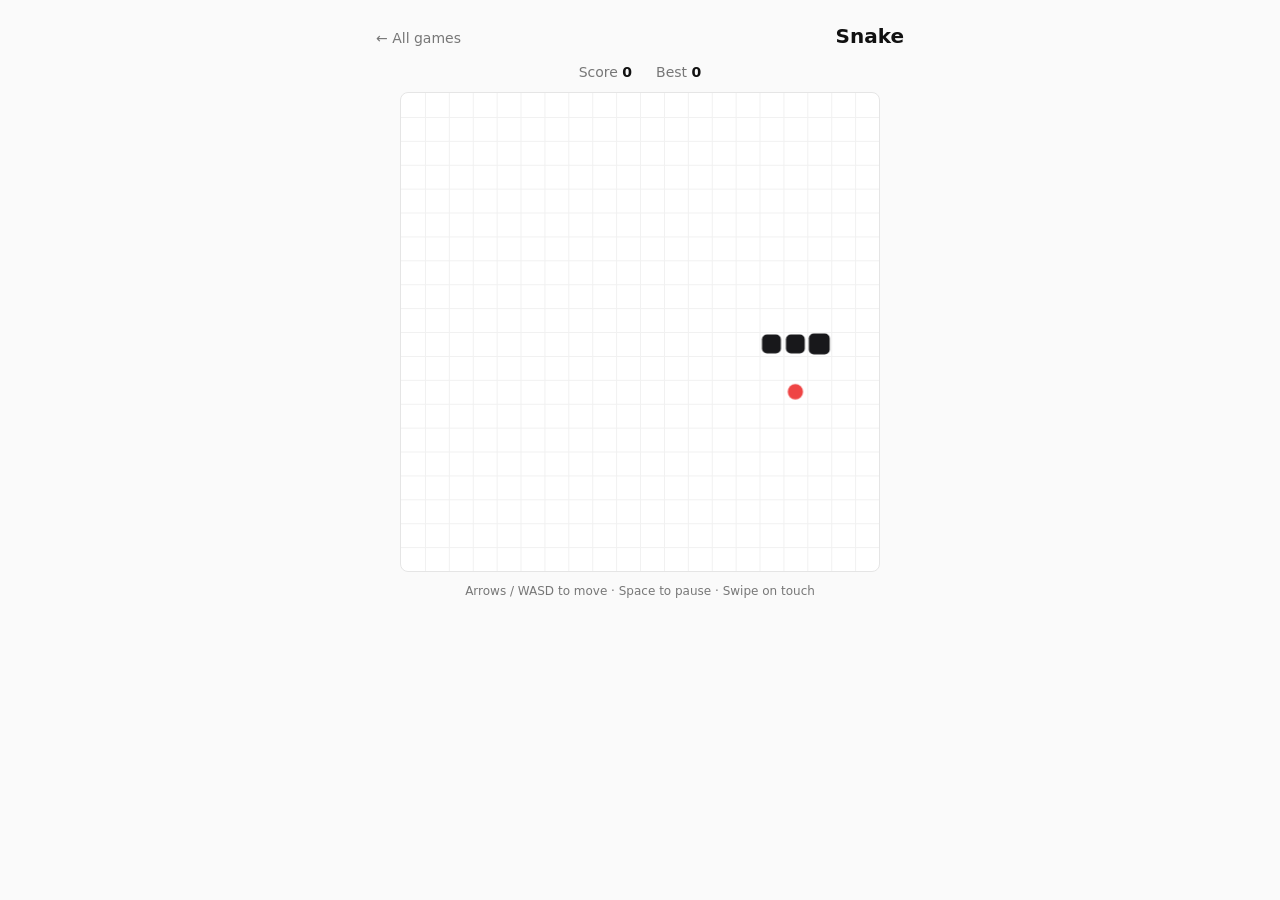
<file: games/snake/index.html>
<!doctype html>
<html lang="en">
<head>
  <meta charset="utf-8">
  <meta name="viewport" content="width=device-width, initial-scale=1">
  <title>Snake · Qwen Arcade</title>
  <link rel="icon" href="data:image/svg+xml,<svg xmlns='http://www.w3.org/2000/svg' viewBox='0 0 16 16'><rect width='16' height='16' rx='3' fill='%23111'/></svg>">
  <style>
    :root {
      --bg: #fafafa;
      --fg: #111111;
      --muted: #777777;
      --line: #e5e5e5;
      --food: #ef4444;
    }

    * { box-sizing: border-box; margin: 0; }

    body {
      background: var(--bg);
      color: var(--fg);
      font-family: system-ui, -apple-system, "Segoe UI", Roboto, sans-serif;
      min-height: 100vh;
      display: flex;
      flex-direction: column;
      align-items: center;
    }

    header {
      width: 100%;
      max-width: 560px;
      display: flex;
      align-items: baseline;
      justify-content: space-between;
      padding: 24px 16px 0;
    }

    header a {
      color: var(--muted);
      font-size: 14px;
      text-decoration: none;
    }

    header a:hover { color: var(--fg); }

    h1 { font-size: 20px; font-weight: 600; }

    main {
      width: 100%;
      max-width: 560px;
      padding: 16px;
      display: flex;
      flex-direction: column;
      align-items: center;
      gap: 12px;
    }

    .score {
      display: flex;
      gap: 24px;
      font-size: 14px;
      color: var(--muted);
    }

    .score b {
      color: var(--fg);
      font-variant-numeric: tabular-nums;
    }

    .stage {
      position: relative;
      width: min(480px, 100%);
      aspect-ratio: 1;
    }

    canvas {
      width: 100%;
      height: 100%;
      display: block;
      background: #fff;
      border: 1px solid var(--line);
      border-radius: 8px;
    }

    .overlay {
      position: absolute;
      inset: 0;
      display: flex;
      flex-direction: column;
      align-items: center;
      justify-content: center;
      gap: 6px;
      background: rgba(250, 250, 250, 0.85);
      border-radius: 8px;
      text-align: center;
      padding: 16px;
    }

    .overlay.hidden { display: none; }

    .overlay .title { font-size: 18px; font-weight: 600; }
    .overlay .sub { font-size: 13px; color: var(--muted); }

    .hint {
      font-size: 12px;
      color: var(--muted);
      text-align: center;
    }
  </style>
</head>
<body>
  <header>
    <a href="../../">&larr; All games</a>
    <h1>Snake</h1>
  </header>

  <main>
    <div class="score">
      <span>Score <b id="score">0</b></span>
      <span>Best <b id="best">0</b></span>
    </div>

    <div class="stage">
      <canvas id="game" width="480" height="480"></canvas>
      <div class="overlay hidden" id="overlay">
        <div class="title" id="ov-title"></div>
        <div class="sub" id="ov-sub"></div>
      </div>
    </div>

    <p class="hint">Arrows / WASD to move &middot; Space to pause &middot; Swipe on touch</p>
  </main>

  <script>
    "use strict";

    const canvas = document.getElementById("game");
    const ctx = canvas.getContext("2d");
    const scoreEl = document.getElementById("score");
    const bestEl = document.getElementById("best");
    const overlay = document.getElementById("overlay");
    const ovTitle = document.getElementById("ov-title");
    const ovSub = document.getElementById("ov-sub");

    const GRID = 20;
    const CELL = canvas.width / GRID;
    const BEST_KEY = "qwen-arcade-snake-best";

    let snake, dir, queued, food, score, alive, paused, tickMs, acc, lastFrame;

    let best = Number(localStorage.getItem(BEST_KEY) || 0);
    bestEl.textContent = best;

    function reset() {
      snake = [{ x: 9, y: 10 }, { x: 8, y: 10 }, { x: 7, y: 10 }];
      dir = { x: 1, y: 0 };
      queued = [];
      score = 0;
      alive = true;
      paused = false;
      tickMs = 120;
      acc = 0;
      lastFrame = performance.now();
      scoreEl.textContent = "0";
      placeFood();
      overlay.classList.add("hidden");
      draw();
    }

    function placeFood() {
      const taken = new Set(snake.map((s) => s.x + "," + s.y));
      const free = [];
      for (let x = 0; x < GRID; x++) {
        for (let y = 0; y < GRID; y++) {
          if (!taken.has(x + "," + y)) free.push({ x, y });
        }
      }
      food = free[Math.floor(Math.random() * free.length)];
    }

    function step() {
      if (queued.length) dir = queued.shift();
      const head = { x: snake[0].x + dir.x, y: snake[0].y + dir.y };

      const hitWall = head.x < 0 || head.y < 0 || head.x >= GRID || head.y >= GRID;
      const hitSelf = snake.some((s) => s.x === head.x && s.y === head.y);
      if (hitWall || hitSelf) {
        gameOver();
        return;
      }

      snake.unshift(head);

      if (head.x === food.x && head.y === food.y) {
        score += 10;
        scoreEl.textContent = score;
        tickMs = Math.max(60, tickMs - 2);
        placeFood();
      } else {
        snake.pop();
      }
    }

    function gameOver() {
      alive = false;
      if (score > best) {
        best = score;
        localStorage.setItem(BEST_KEY, String(best));
        bestEl.textContent = best;
      }
      ovTitle.textContent = "Game over";
      ovSub.textContent = "Score " + score + " — press Space or tap to play again";
      overlay.classList.remove("hidden");
    }

    function togglePause() {
      if (!alive) return;
      paused = !paused;
      if (paused) {
        ovTitle.textContent = "Paused";
        ovSub.textContent = "Press Space or tap to resume";
        overlay.classList.remove("hidden");
      } else {
        overlay.classList.add("hidden");
      }
      lastFrame = performance.now();
    }

    function roundRect(x, y, w, h, r) {
      ctx.beginPath();
      if (ctx.roundRect) {
        ctx.roundRect(x, y, w, h, r);
        return;
      }
      ctx.moveTo(x + r, y);
      ctx.arcTo(x + w, y, x + w, y + h, r);
      ctx.arcTo(x + w, y + h, x, y + h, r);
      ctx.arcTo(x, y + h, x, y, r);
      ctx.arcTo(x, y, x + w, y, r);
      ctx.closePath();
    }

    function draw() {
      ctx.clearRect(0, 0, canvas.width, canvas.height);

      ctx.strokeStyle = "#f1f1f1";
      ctx.lineWidth = 1;
      for (let i = 1; i < GRID; i++) {
        ctx.beginPath();
        ctx.moveTo(i * CELL + 0.5, 0);
        ctx.lineTo(i * CELL + 0.5, canvas.height);
        ctx.stroke();
        ctx.beginPath();
        ctx.moveTo(0, i * CELL + 0.5);
        ctx.lineTo(canvas.width, i * CELL + 0.5);
        ctx.stroke();
      }

      ctx.fillStyle = "#ef4444";
      ctx.beginPath();
      ctx.arc(food.x * CELL + CELL / 2, food.y * CELL + CELL / 2, CELL * 0.32, 0, Math.PI * 2);
      ctx.fill();

      ctx.fillStyle = "#18181b";
      for (let i = 0; i < snake.length; i++) {
        const pad = i === 0 ? 1.5 : 2.5;
        roundRect(
          snake[i].x * CELL + pad,
          snake[i].y * CELL + pad,
          CELL - pad * 2,
          CELL - pad * 2,
          5
        );
        ctx.fill();
      }
    }

    function frame(now) {
      if (alive && !paused) {
        acc += now - lastFrame;
        while (alive && acc >= tickMs) {
          acc -= tickMs;
          step();
          if (alive) draw();
        }
      }
      lastFrame = now;
      requestAnimationFrame(frame);
    }

    const DIRS = {
      ArrowUp: { x: 0, y: -1 }, KeyW: { x: 0, y: -1 },
      ArrowDown: { x: 0, y: 1 }, KeyS: { x: 0, y: 1 },
      ArrowLeft: { x: -1, y: 0 }, KeyA: { x: -1, y: 0 },
      ArrowRight: { x: 1, y: 0 }, KeyD: { x: 1, y: 0 },
    };

    function pushDir(d) {
      if (!alive) reset();
      const last = queued.length ? queued[queued.length - 1] : dir;
      if (d.x === -last.x && d.y === -last.y) return;
      if (d.x === last.x && d.y === last.y) return;
      if (queued.length < 3) queued.push(d);
    }

    window.addEventListener("keydown", (e) => {
      if (e.code === "Space") {
        e.preventDefault();
        if (alive) togglePause();
        else reset();
        return;
      }
      const d = DIRS[e.code];
      if (!d) return;
      e.preventDefault();
      if (!alive) reset();
      pushDir(d);
    });

    overlay.addEventListener("click", () => {
      if (alive) togglePause();
      else reset();
    });

    let touchStart = null;
    window.addEventListener("touchstart", (e) => {
      touchStart = e.touches[0];
    }, { passive: true });

    window.addEventListener("touchend", (e) => {
      if (!touchStart) return;
      const t = e.changedTouches[0];
      const dx = t.clientX - touchStart.clientX;
      const dy = t.clientY - touchStart.clientY;
      touchStart = null;
      if (Math.max(Math.abs(dx), Math.abs(dy)) < 30) {
        if (!alive) reset();
        return;
      }
      const d = Math.abs(dx) > Math.abs(dy)
        ? { x: Math.sign(dx), y: 0 }
        : { x: 0, y: Math.sign(dy) };
      if (!alive) reset();
      pushDir(d);
    });

    reset();
    requestAnimationFrame(frame);
  </script>
</body>
</html>
</file>
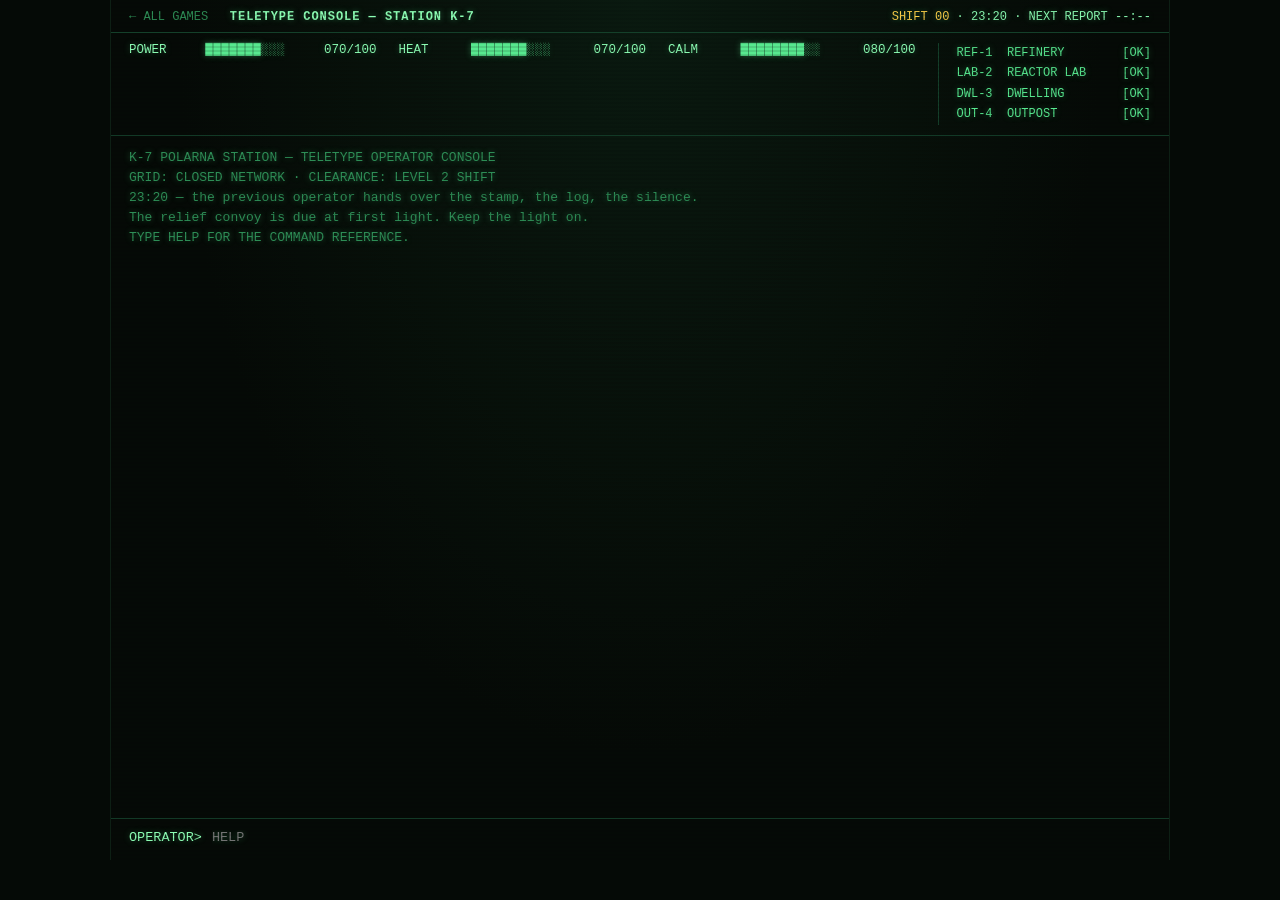
<file: games/teletype/index.html>
<!doctype html>
<html lang="en">
<head>
  <meta charset="utf-8">
  <meta name="viewport" content="width=device-width, initial-scale=1">
  <title>Teletype 1970 · Qwen Arcade</title>
  <link rel="icon" href="data:image/svg+xml,<svg xmlns='http://www.w3.org/2000/svg' viewBox='0 0 16 16'><rect width='16' height='16' rx='3' fill='%23111'/></svg>">
  <style>
    :root {
      --bg: #050a06;
      --fg: #57e88f;
      --bright: #8dffb5;
      --dim: #2e8f57;
      --faint: #1c5c38;
      --warn: #ffd24a;
      --crit: #ff7a5c;
      --line: #14402a;
    }

    * { box-sizing: border-box; margin: 0; }

    html, body { height: 100%; }

    body {
      background: var(--bg);
      color: var(--fg);
      font-family: ui-monospace, "SF Mono", Menlo, Consolas, "Courier New", monospace;
      min-height: 100vh;
      display: flex;
      flex-direction: column;
      align-items: center;
      text-shadow: 0 0 6px rgba(87, 232, 143, 0.35);
      overflow: hidden;
    }

    .crt {
      position: relative;
      width: 100%;
      max-width: 1060px;
      height: 100vh;
      max-height: 860px;
      display: grid;
      grid-template-rows: auto auto 1fr auto;
      border-left: 1px solid #0d1f14;
      border-right: 1px solid #0d1f14;
      background: radial-gradient(ellipse at 50% 0%, #0a1a10 0%, var(--bg) 62%);
    }

    .crt::after {
      content: "";
      position: absolute;
      inset: 0;
      pointer-events: none;
      background: repeating-linear-gradient(
        to bottom,
        rgba(0, 0, 0, 0) 0px,
        rgba(0, 0, 0, 0) 2px,
        rgba(0, 0, 0, 0.22) 3px,
        rgba(0, 0, 0, 0) 4px
      );
      mix-blend-mode: multiply;
    }

    .top {
      display: flex;
      justify-content: space-between;
      align-items: baseline;
      gap: 12px;
      padding: 10px 18px 8px;
      border-bottom: 1px solid var(--line);
      font-size: 12px;
      user-select: none;
    }

    .top .title { color: var(--bright); font-weight: 700; letter-spacing: 0.08em; }
    .top .link { color: var(--dim); text-decoration: none; text-shadow: none; }
    .top .link:hover { color: var(--fg); }
    .top .clock { color: var(--bright); white-space: nowrap; }
    .top .turn { color: var(--warn); }

    .meters {
      display: grid;
      grid-template-columns: repeat(3, 1fr) auto;
      gap: 6px 22px;
      padding: 10px 18px;
      border-bottom: 1px solid var(--line);
      font-size: 12.5px;
      user-select: none;
    }

    .meter { display: flex; justify-content: space-between; gap: 10px; white-space: pre; }
    .meter .k { color: var(--bright); }
    .bar { letter-spacing: 0.04em; }
    .bar.ok { color: var(--fg); }
    .bar.warn { color: var(--warn); }
    .bar.crit { color: var(--crit); text-shadow: 0 0 8px rgba(255, 122, 92, 0.5); }
    .num { color: var(--bright); }

    .sectors { grid-column: 4 / 5; padding-left: 18px; border-left: 1px solid var(--line); font-size: 12px; line-height: 1.7; }
    .sectors .s { white-space: pre; }
    .sectors .ok { color: var(--fg); }
    .sectors .bad { color: var(--crit); }

    #feed {
      padding: 12px 18px;
      overflow-y: auto;
      font-size: 13px;
      line-height: 1.55;
    }

    #feed .ln { white-space: pre-wrap; word-break: break-word; }
    #feed .sys { color: var(--dim); }
    #feed .evt { color: #b7ffd1; }
    #feed .me { color: var(--bright); }
    #feed .res { color: var(--warn); }
    #feed .err { color: var(--crit); }
    #feed .good { color: #b7ffd1; }
    #feed .div { color: var(--faint); margin: 6px 0; }
    #feed .head { color: var(--bright); font-weight: 700; letter-spacing: 0.06em; }

    .prompt {
      display: flex;
      gap: 8px;
      align-items: baseline;
      padding: 10px 18px 14px;
      border-top: 1px solid var(--line);
      font-size: 13.5px;
    }

    .prompt .p { color: var(--bright); white-space: nowrap; }

    .prompt input {
      flex: 1;
      background: transparent;
      border: none;
      outline: none;
      color: var(--fg);
      font: inherit;
      text-shadow: inherit;
      caret-color: var(--bright);
    }

    .overlay {
      position: absolute;
      inset: 0;
      display: flex;
      flex-direction: column;
      align-items: center;
      justify-content: center;
      gap: 12px;
      background: rgba(5, 10, 6, 0.94);
      text-align: center;
      padding: 24px;
      z-index: 10;
    }

    .overlay.hidden { display: none; }
    .overlay .big { font-size: 26px; font-weight: 700; letter-spacing: 0.1em; color: var(--bright); }
    .overlay .big.lose { color: var(--crit); text-shadow: 0 0 10px rgba(255, 122, 92, 0.5); }
    .overlay .sub { font-size: 13px; color: var(--fg); max-width: 560px; line-height: 1.7; }
    .overlay .stats { font-size: 12px; color: var(--dim); }
    .overlay button {
      font: 700 13px ui-monospace, monospace;
      letter-spacing: 0.08em;
      padding: 10px 26px;
      color: var(--bg);
      background: var(--bright);
      border: none;
      cursor: pointer;
      text-shadow: none;
    }
    .overlay button:hover { background: #bffcd0; }

    .history { display: none; }

    @media (max-width: 820px) {
      .meters { grid-template-columns: 1fr; }
      .sectors { grid-column: 1 / 2; border-left: none; border-top: 1px solid var(--line); padding: 8px 0 0; margin-top: 4px; }
      body { overflow: auto; }
      .crt { height: auto; max-height: none; min-height: 100vh; }
    }
  </style>
</head>
<body>
  <div class="crt">
    <div class="top">
      <span>
        <a class="link" href="../../">&larr; ALL GAMES</a>
        &nbsp;&nbsp;<span class="title">TELETYPE CONSOLE — STATION K-7</span>
      </span>
      <span class="clock"><span class="turn" id="turn">SHIFT 00</span> &middot; <span id="clock">23:20</span> &middot; NEXT REPORT <span id="tt">--:--</span></span>
    </div>

    <div class="meters">
      <div class="meter"><span class="k">POWER</span><span class="bar ok" id="b-power"></span><span class="num" id="n-power"></span></div>
      <div class="meter"><span class="k">HEAT</span><span class="bar ok" id="b-heat"></span><span class="num" id="n-heat"></span></div>
      <div class="meter"><span class="k">CALM</span><span class="bar ok" id="b-calm"></span><span class="num" id="n-calm"></span></div>
      <div class="sectors" id="sectors"></div>
    </div>

    <div id="feed"></div>

    <div class="prompt">
      <span class="p">OPERATOR&gt;</span>
      <input id="cmd" type="text" autocomplete="off" spellcheck="false" placeholder="HELP">
    </div>

    <div class="overlay hidden" id="overlay">
      <div class="big" id="ov-title"></div>
      <div class="sub" id="ov-sub"></div>
      <div class="stats" id="ov-stats"></div>
      <button id="ov-btn">TAKE THE SHIFT AGAIN</button>
    </div>
  </div>

  <script>
    "use strict";

    const MAX_TURN = 12;
    const TURN_MS = 45000;
    const FIRST_DELAY = 6000;
    const TURN_MINUTES = 25;
    const START_MIN = 23 * 60 + 20;

    const SECTORS = [
      { id: "ref", code: "REF-1", name: "REFINERY" },
      { id: "lab", code: "LAB-2", name: "REACTOR LAB" },
      { id: "dwl", code: "DWL-3", name: "DWELLING" },
      { id: "out", code: "OUT-4", name: "OUTPOST" },
    ];
    const SECTOR_ALIASES = {
      "REF": "ref", "REF1": "ref", "REF-1": "ref", "REFINERY": "ref",
      "LAB": "lab", "LAB2": "lab", "LAB-2": "lab", "REACTOR": "lab",
      "DWL": "dwl", "DWL3": "dwl", "DWL-3": "dwl", "DWELLING": "dwl", "DWELL": "dwl",
      "OUT": "out", "OUT4": "out", "OUT-4": "out", "OUTPOST": "out",
    };

    const EVENTS = [
      {
        id: "trip", w: 14, good: false, needsOK: ["ref"],
        text: "GEN-2 TRIPE — REFINERY BUS DE-ENERGISED",
        apply(s) { s.power -= 10; setSector("ref", "OFFLINE"); },
      },
      {
        id: "frost", w: 14, good: false, needsOK: ["dwl"],
        text: "FROST BREACH — DWELLING WING B",
        apply(s) { s.heat -= 12; s.calm -= 8; setSector("dwl", "BREACH"); },
      },
      {
        id: "core", w: 12, good: false, needsOK: ["lab"],
        text: "LAB REACTOR AT 98% — VENT REQUIRED",
        apply(s) { setSector("lab", "OVERHEAT"); },
      },
      {
        id: "quake", w: 12, good: false, needsOK: ["out"],
        text: "SEISMIC SHAKE E-2 — OUTPOST LOST SIGNAL",
        apply(s) { s.calm -= 6; setSector("out", "OFFLINE"); },
      },
      {
        id: "riot", w: 12, good: false, needsOK: [],
        text: "RATIONS SHORT — PLUNDER IN DWELLING",
        apply(s) { s.calm -= 16; },
      },
      {
        id: "gale", w: 9, good: false, needsOK: [],
        text: "GALE 83 KM/H — HEAT LOSS ACCELERATING",
        apply(s) { s.heat -= 8; },
      },
      {
        id: "tracks", w: 7, good: false, needsOK: ["out"],
        text: "UNIDENTIFIED TRACKS — OUTPOST PERIMETER",
        apply(s) { s.calm -= 10; setSector("out", "BREACH"); },
      },
      {
        id: "supply", w: 12, good: true, needsOK: [],
        text: "SUPPLY LORRY THROUGH THE PASS — +FUEL",
        apply(s) { s.power += 16; },
      },
      {
        id: "tech", w: 9, good: true, needsOK: [],
        text: "TECH RECOVERS SPARE VALVE — LAB STABILISED",
        apply(s) { setSector("lab", "OK"); s.power += 4; },
      },
    ];

    const RESCUE_COST = 15, POWER_COST = 12, VENT_COST = 8, BROADCAST_COST = 10;

    let G, nextTurnAt, turnTimer, clockTimer;

    const feedEl = document.getElementById("feed");
    const cmdEl = document.getElementById("cmd");
    const overlay = document.getElementById("overlay");
    const ovTitle = document.getElementById("ov-title");
    const ovSub = document.getElementById("ov-sub");
    const ovStats = document.getElementById("ov-stats");

    function clamp(v) { return Math.max(0, Math.min(100, v)); }

    function reset() {
      G = {
        power: 70,
        heat: 70,
        calm: 80,
        turn: 0,
        startMin: START_MIN,
        sectors: { ref: "OK", lab: "OK", dwl: "OK", out: "OK" },
        over: false,
        actions: 0,
        incidents: 0,
        startedAt: Date.now(),
        endedAt: 0,
      };
      if (clockTimer) clearInterval(clockTimer);
      if (turnTimer) clearTimeout(turnTimer);
      overlay.classList.add("hidden");
      feedEl.innerHTML = "";
      cmdEl.value = "";
      boot();
      render();
      scheduleTurn(FIRST_DELAY);
      clockTimer = setInterval(tickClock, 1000);
    }

    function scheduleTurn(delay) {
      if (turnTimer) clearTimeout(turnTimer);
      nextTurnAt = Date.now() + delay;
      turnTimer = setTimeout(endTurn, delay);
    }

    function clockStr() {
      const m = (G.startMin + G.turn * TURN_MINUTES) % 1440;
      return String(Math.floor(m / 60)).padStart(2, "0") + ":" + String(m % 60).padStart(2, "0");
    }

    function tickClock() {
      const left = Math.max(0, Math.ceil((nextTurnAt - Date.now()) / 1000));
      const m = Math.floor(left / 60);
      const s = left % 60;
      document.getElementById("tt").textContent =
        G.over ? "--:--" : (G.turn >= MAX_TURN ? "00:00" : (m + ":" + String(s).padStart(2, "0")));
    }

    function print(text, cls) {
      const ln = document.createElement("div");
      ln.className = "ln" + (cls ? " " + cls : "");
      ln.textContent = text;
      feedEl.appendChild(ln);
      feedEl.scrollTop = feedEl.scrollHeight;
    }

    function stamp() {
      return "[" + clockStr() + "]";
    }

    function setSector(id, state) {
      G.sectors[id] = state;
    }

    function sectorById(id) {
      return SECTORS.find((s) => s.id === id);
    }

    function brokenSectors() {
      return SECTORS.filter((s) => G.sectors[s.id] !== "OK");
    }

    function bar(v, label) {
      const filled = Math.round(clamp(v) / 10);
      const chars = "█".repeat(filled) + "░".repeat(10 - filled);
      const cls = v < 25 ? "crit" : v < 50 ? "warn" : "ok";
      return { chars, cls };
    }

    function render() {
      const defs = [
        ["power", G.power],
        ["heat", G.heat],
        ["calm", G.calm],
      ];
      for (const [k, v] of defs) {
        const b = bar(v, k);
        const el = document.getElementById("b-" + k);
        el.textContent = b.chars;
        el.className = "bar " + b.cls;
        document.getElementById("n-" + k).textContent = String(clamp(v)).padStart(3, "0") + "/100";
      }
      const se = document.getElementById("sectors");
      se.innerHTML = "";
      SECTORS.forEach((s) => {
        const state = G.sectors[s.id];
        const row = document.createElement("div");
        row.className = "s " + (state === "OK" ? "ok" : "bad");
        row.textContent = s.code + "  " + s.name.padEnd(14, " ") + "  [" + state + "]";
        se.appendChild(row);
      });
      document.getElementById("turn").textContent = "SHIFT " + String(G.turn).padStart(2, "0");
      document.getElementById("clock").textContent = clockStr();
    }

    function applyEvent(ev) {
      ev.apply(G);
      if (!ev.good) G.incidents += 1;
      if (ev.good) {
        print(stamp() + "  REPORT: " + ev.text, "good");
      } else {
        print(stamp() + "  !! REPORT: " + ev.text, "evt");
      }
    }

    function pickEvent() {
      const pool = EVENTS.filter((ev) => {
        if (!ev.needsOK || !ev.needsOK.length) return true;
        return ev.needsOK.every((id) => G.sectors[id] === "OK");
      });
      const bad = pool.filter((e) => !e.good);
      const good = pool.filter((e) => e.good);
      const wantGood = G.turn > 1 && Math.random() < 0.25;
      const candidates = (wantGood ? good : bad).length ? (wantGood ? good : bad) : pool;
      const total = candidates.reduce((a, e) => a + e.w, 0);
      let r = Math.random() * total;
      for (const e of candidates) {
        r -= e.w;
        if (r <= 0) return e;
      }
      return candidates[candidates.length - 1];
    }

    function passive() {
      if (G.sectors.ref === "OK") G.power += 10; else G.power -= 8;
      G.heat -= 4;
      G.calm -= 2;
      brokenSectors().forEach((s) => {
        const st = G.sectors[s.id];
        if (st === "OVERHEAT") {
          G.power -= 6;
          print(stamp() + "  " + s.code + " OVERHEAT ESCALATING — POWER BLEED -6", "res");
        }
        if (st === "BREACH") {
          G.heat -= 6;
          print(stamp() + "  " + s.code + " BREACH ESCALATING — HEAT LOSS -6", "res");
        }
        G.calm -= 5;
      });
    }

    function checkDefeat() {
      if (G.over) return;
      if (G.power <= 0) return defeat("BLACKOUT",
        "The station dies in the dark. The last thing the recorder catches is someone switching off the radio — gently, so it would last the longest.");
      if (G.heat <= 0) return defeat("FROST",
        "The first frost comes in through the dwelling wing. By 02:00 the heat meters read exactly the same as the air outside.");
      if (G.calm <= 0) return defeat("MUTINY",
        "At 01:37 the dwelling opens its doors and the population walks out into the snow. Nobody shouts. That is the worst part.");
    }

    function endTurn() {
      if (G.over) return;
      G.turn += 1;
      print("", "div");
      print("── SHIFT " + String(G.turn).padStart(2, "0") + " · " + clockStr() + " ─────────────────────────────", "div");
      render();

      if (G.turn >= MAX_TURN) {
        victory();
        return;
      }

      passive();
      applyEvent(pickEvent());
      render();
      checkDefeat();
      if (G.over) return;
      scheduleTurn(TURN_MS);
      tickClock();
    }

    function checkCost(cost) {
      if (G.power < cost) {
        print(stamp() + "  DENIED — RESERVE POWER " + Math.max(0, G.power - cost) + " BELOW " + cost + " THRESHOLD", "err");
        return false;
      }
      G.power -= cost;
      return true;
    }

    function doPower(id) {
      if (G.sectors[id] === "OK") {
        print(stamp() + "  " + id.toUpperCase() + " ALREADY ONLINE. ROUTE UNNECESSARY.", "res");
        return;
      }
      if (G.sectors[id] === "BREACH") {
        print(stamp() + "  " + id.toUpperCase() + " IN BREACH — ROUTE POWER WILL NOT HOLD. SEND RESCUE FIRST.", "err");
        return;
      }
      if (!checkCost(POWER_COST)) return;
      setSector(id, "OK");
      G.heat += 4;
      G.calm += 4;
      print(stamp() + "  POWER RESTORED TO " + sectorById(id).code + " — " + sectorById(id).name + " BACK ONLINE", "good");
    }

    function doRescue(id) {
      if (G.sectors[id] !== "BREACH") {
        print(stamp() + "  " + id.toUpperCase() + " HAS NO ACTIVE BREACH. RESCUE NOT ROUTED.", "res");
        return;
      }
      if (!checkCost(RESCUE_COST)) return;
      setSector(id, "OK");
      G.calm += 12;
      G.heat += 4;
      print(stamp() + "  RESCUE TEAM INSIDE " + sectorById(id).code + " — BREACH SEALED, INHABITANTS STABLE", "good");
    }

    function doVent() {
      if (G.sectors.lab !== "OVERHEAT") {
        print(stamp() + "  LAB REACTOR WITHIN TOLERANCE. VENTING WOULD BLEED HEAT.", "res");
        return;
      }
      if (!checkCost(VENT_COST)) return;
      setSector("lab", "OK");
      print(stamp() + "  VENT CYCLE DONE — LAB REACTOR BACK BELOW 80%", "good");
    }

    function doBroadcast() {
      if (!checkCost(BROADCAST_COST)) return;
      G.calm += 14;
      print(stamp() + "  BROADCAST ON AIR — \u201CTHE SHIFT HOLDS. THE LIGHT HOLDS.\u201D TENSION EASING.", "good");
    }

    function showHelp() {
      const lines = [
        "AVAILABLE COMMANDS",
        "  STATUS — show grid, meters, sectors",
        "  ROUTE POWER <REF|LAB|DWL|OUT> — restore a dark sector (12 PWR)",
        "  SEND RESCUE <REF|LAB|DWL|OUT> — seal an active breach (15 PWR)",
        "  VENT CORE — cool the lab reactor (8 PWR)",
        "  BROADCAST — settle the dwelling (10 PWR)",
        "  NEXT — advance to the next report now",
        "  HELP — this page",
      ];
      lines.forEach((l) => print(l, "sys"));
    }

    function showStatus() {
      print(stamp() + "  GRID STATUS", "sys");
      SECTORS.forEach((s) => {
        const st = G.sectors[s.id];
        print("   " + s.code + " " + s.name.padEnd(14) + "  [" + st + "]", st === "OK" ? "sys" : "res");
      });
      print("   POWER " + String(clamp(G.power)).padStart(3) + "   HEAT " + String(clamp(G.heat)).padStart(3) + "   CALM " + String(clamp(G.calm)).padStart(3), "sys");
    }

    function parseSector(parts) {
      for (const p of parts) {
        if (SECTOR_ALIASES[p]) return SECTOR_ALIASES[p];
      }
      return null;
    }

    function runCmd(raw) {
      const text = String(raw).trim();
      if (!text) return;
      print("OPERATOR> " + text, "me");
      G.actions += 1;
      const parts = text.toUpperCase().replace(/\s+/g, " ").trim().split(" ");
      const head = parts[0];

      if (head === "HELP") { showHelp(); return; }
      if (head === "STATUS" || head === "SCAN") { showStatus(); return; }

      if (head === "ROUTE" || head === "REPAIR") {
        const id = parseSector(parts);
        if (!id) {
          print(stamp() + "  MALFORMED — ROUTE POWER <REF|LAB|DWL|OUT>", "err");
          return;
        }
        doPower(id);
        render();
        checkDefeat();
        return;
      }

      if (head === "SEND" || head === "RESCUE") {
        const id = parseSector(parts);
        if (!id) {
          print(stamp() + "  MALFORMED — SEND RESCUE <REF|LAB|DWL|OUT>", "err");
          return;
        }
        doRescue(id);
        render();
        checkDefeat();
        return;
      }

      if (head === "VENT") {
        doVent();
        render();
        checkDefeat();
        return;
      }

      if (head === "BROADCAST") {
        doBroadcast();
        render();
        checkDefeat();
        return;
      }

      if (head === "NEXT") {
        endTurn();
        return;
      }

      print(stamp() + "  COMMAND NOT RECOGNISED. TYPE HELP.", "err");
    }

    function statsText() {
      const t = G.endedAt || Date.now();
      const secs = Math.max(1, Math.round((t - G.startedAt) / 1000));
      const mm = Math.floor(secs / 60);
      const ss = String(secs % 60).padStart(2, "0");
      return "CMDs " + G.actions + "  ·  INCIDENTS " + G.incidents + "  ·  SHIFTS " + Math.min(G.turn, MAX_TURN) + "/" + MAX_TURN + "  ·  PWR " + clamp(G.power) + " / HT " + clamp(G.heat) + " / CL " + clamp(G.calm) + "  ·  TIME " + mm + ":" + ss;
    }

    function victory() {
      G.over = true;
      G.endedAt = Date.now();
      if (turnTimer) clearTimeout(turnTimer);
      print("", "div");
      print(clockStr() + "  RELIEF CONVOY ON THE TUNDRA ROAD. HEADLIGHTS. VOICES. THE DOOR OPENS.", "head");
      ovTitle.textContent = "DAWN AT K-7";
      ovTitle.classList.remove("lose");
      ovSub.textContent = "The convoy reads the board: lights on, reactor stable, no missing names. Somebody kept the station alive while the gale howled outside. The record says \u201Cthe shift held.\u201D";
      ovStats.textContent = statsText();
      overlay.classList.remove("hidden");
    }

    function defeat(title, flavor) {
      G.over = true;
      G.endedAt = Date.now();
      if (turnTimer) clearTimeout(turnTimer);
      print("", "div");
      print(clockStr() + "  " + title + " — OPERATOR CONSOLE GOING DARK.", "err");
      ovTitle.textContent = title;
      ovTitle.classList.add("lose");
      ovSub.textContent = flavor;
      ovStats.textContent = statsText();
      overlay.classList.remove("hidden");
      render();
    }

    function boot() {
      const lines = [
        "K-7 POLARNA STATION — TELETYPE OPERATOR CONSOLE",
        "GRID: CLOSED NETWORK · CLEARANCE: LEVEL 2 SHIFT",
        "23:20 — the previous operator hands over the stamp, the log, the silence.",
        "The relief convoy is due at first light. Keep the light on.",
        "TYPE HELP FOR THE COMMAND REFERENCE.",
      ];
      lines.forEach((l) => print(l, "sys"));
      print("", "div");
    }

    cmdEl.addEventListener("keydown", (e) => {
      if (e.key === "Enter") {
        if (!G || !G.over) runCmd(cmdEl.value);
        cmdEl.value = "";
      }
    });

    cmdEl.addEventListener("input", () => {
      if (G && G.over) {
        overlay.classList.add("hidden");
      }
    });

    document.getElementById("ov-btn").addEventListener("click", reset);

    reset();
  </script>
</body>
</html>
</file>
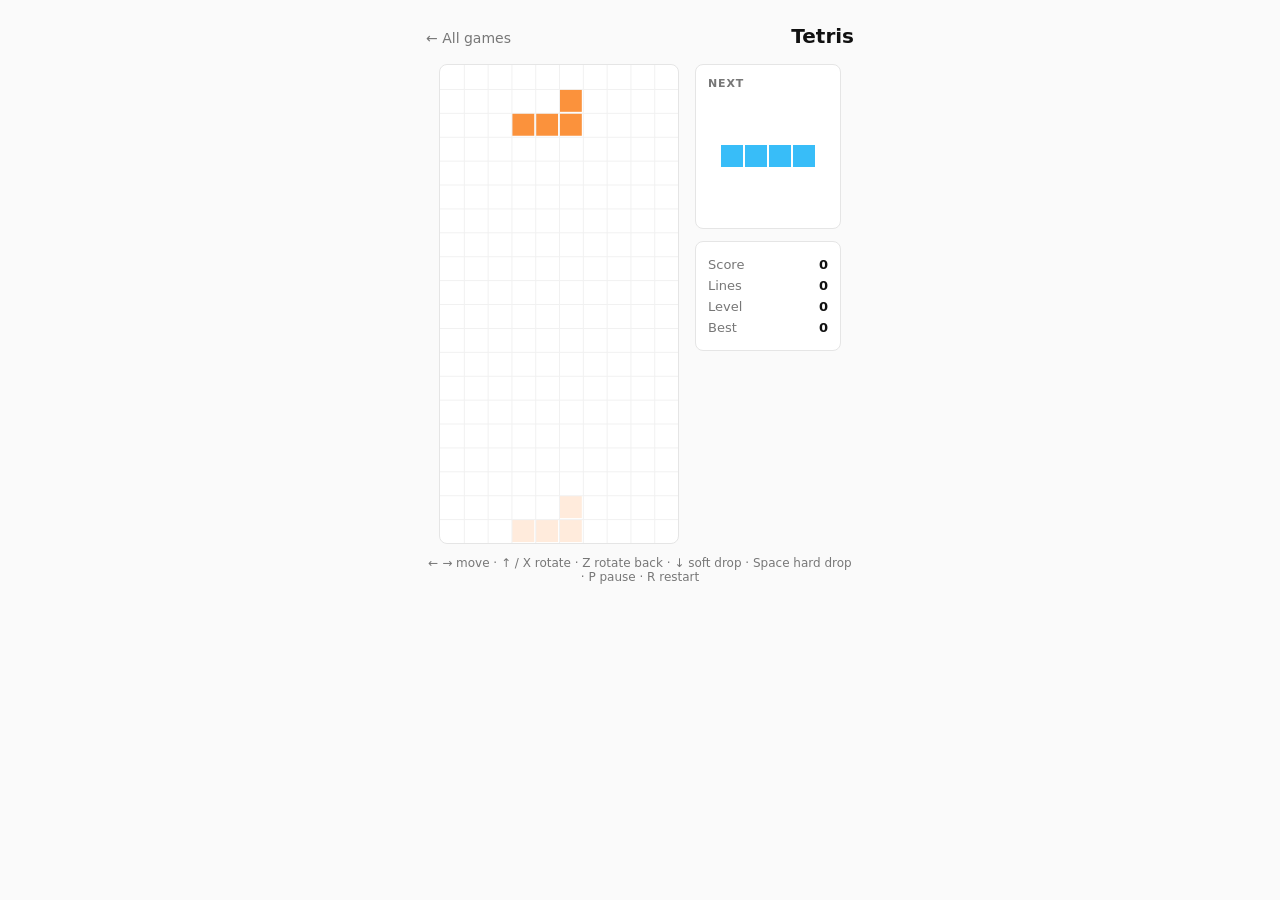
<file: games/tetris/index.html>
<!doctype html>
<html lang="en">
<head>
  <meta charset="utf-8">
  <meta name="viewport" content="width=device-width, initial-scale=1">
  <title>Tetris · Qwen Arcade</title>
  <link rel="icon" href="data:image/svg+xml,<svg xmlns='http://www.w3.org/2000/svg' viewBox='0 0 16 16'><rect width='16' height='16' rx='3' fill='%23111'/></svg>">
  <style>
    :root {
      --bg: #fafafa;
      --fg: #111111;
      --muted: #777777;
      --line: #e5e5e5;
    }

    * { box-sizing: border-box; margin: 0; }

    body {
      background: var(--bg);
      color: var(--fg);
      font-family: system-ui, -apple-system, "Segoe UI", Roboto, sans-serif;
      min-height: 100vh;
      display: flex;
      flex-direction: column;
      align-items: center;
      touch-action: manipulation;
    }

    header {
      width: 100%;
      max-width: 460px;
      display: flex;
      align-items: baseline;
      justify-content: space-between;
      padding: 24px 16px 0;
    }

    header a {
      color: var(--muted);
      font-size: 14px;
      text-decoration: none;
    }

    header a:hover { color: var(--fg); }

    h1 { font-size: 20px; font-weight: 600; }

    main {
      width: 100%;
      max-width: 460px;
      padding: 16px;
      display: flex;
      flex-direction: column;
      align-items: center;
      gap: 12px;
    }

    .row {
      display: flex;
      gap: 16px;
      align-items: stretch;
    }

    .stage {
      position: relative;
      width: 240px;
      height: 480px;
      flex-shrink: 0;
    }

    canvas#game {
      display: block;
      width: 240px;
      height: 480px;
      background: #fff;
      border: 1px solid var(--line);
      border-radius: 8px;
      touch-action: none;
    }

    .overlay {
      position: absolute;
      inset: 0;
      display: flex;
      flex-direction: column;
      align-items: center;
      justify-content: center;
      gap: 6px;
      background: rgba(250, 250, 250, 0.85);
      border-radius: 8px;
      text-align: center;
      padding: 16px;
    }

    .overlay.hidden { display: none; }

    .overlay .title { font-size: 18px; font-weight: 600; }
    .overlay .sub { font-size: 13px; color: var(--muted); }

    .panel {
      display: flex;
      flex-direction: column;
      gap: 12px;
    }

    .box {
      background: #fff;
      border: 1px solid var(--line);
      border-radius: 8px;
      padding: 12px;
    }

    .box h3 {
      font-size: 11px;
      font-weight: 600;
      text-transform: uppercase;
      letter-spacing: 0.08em;
      color: var(--muted);
      margin-bottom: 6px;
    }

    .box canvas {
      display: block;
      margin: 0 auto;
    }

    .stats .stat {
      display: flex;
      justify-content: space-between;
      font-size: 13px;
      color: var(--muted);
      padding: 3px 0;
    }

    .stats b {
      color: var(--fg);
      font-variant-numeric: tabular-nums;
    }

    .hint {
      font-size: 12px;
      color: var(--muted);
      text-align: center;
    }
  </style>
</head>
<body>
  <header>
    <a href="../../">&larr; All games</a>
    <h1>Tetris</h1>
  </header>

  <main>
    <div class="row">
      <div class="stage">
        <canvas id="game" width="240" height="480"></canvas>
        <div class="overlay hidden" id="overlay">
          <div class="title" id="ov-title"></div>
          <div class="sub" id="ov-sub"></div>
        </div>
      </div>

      <aside class="panel">
        <div class="box">
          <h3>Next</h3>
          <canvas id="next" width="120" height="120"></canvas>
        </div>
        <div class="box stats">
          <div class="stat"><span>Score</span><b id="score">0</b></div>
          <div class="stat"><span>Lines</span><b id="lines">0</b></div>
          <div class="stat"><span>Level</span><b id="level">0</b></div>
          <div class="stat"><span>Best</span><b id="best">0</b></div>
        </div>
      </aside>
    </div>

    <p class="hint">&larr; &rarr; move &middot; &uarr; / X rotate &middot; Z rotate back &middot; &darr; soft drop &middot; Space hard drop &middot; P pause &middot; R restart</p>
  </main>

  <script>
    "use strict";

    const COLS = 10;
    const ROWS = 20;
    const SIZE = 24;
    const BEST_KEY = "qwen-arcade-tetris-best";

    const canvas = document.getElementById("game");
    const ctx = canvas.getContext("2d");
    const nextCanvas = document.getElementById("next");
    const nctx = nextCanvas.getContext("2d");
    const scoreEl = document.getElementById("score");
    const linesEl = document.getElementById("lines");
    const levelEl = document.getElementById("level");
    const bestEl = document.getElementById("best");
    const overlay = document.getElementById("overlay");
    const ovTitle = document.getElementById("ov-title");
    const ovSub = document.getElementById("ov-sub");

    const SHAPES = {
      I: [[0, 0, 0, 0], [1, 1, 1, 1], [0, 0, 0, 0], [0, 0, 0, 0]],
      O: [[1, 1], [1, 1]],
      T: [[0, 1, 0], [1, 1, 1], [0, 0, 0]],
      S: [[0, 1, 1], [1, 1, 0], [0, 0, 0]],
      Z: [[1, 1, 0], [0, 1, 1], [0, 0, 0]],
      J: [[1, 0, 0], [1, 1, 1], [0, 0, 0]],
      L: [[0, 0, 1], [1, 1, 1], [0, 0, 0]],
    };

    const COLORS = {
      I: "#38bdf8",
      O: "#facc15",
      T: "#a78bfa",
      S: "#34d399",
      Z: "#f87171",
      J: "#3b82f6",
      L: "#fb923c",
    };

    const PIECES = Object.keys(SHAPES);

    let board, cur, nextType, bag;
    let score, lines, level, interval, acc, lastFrame;
    let alive, paused;
    let best = Number(localStorage.getItem(BEST_KEY) || 0);
    bestEl.textContent = best;

    function rotateMatrix(m, dir) {
      const n = m.length;
      const r = Array.from({ length: n }, () => Array(n).fill(0));
      for (let j = 0; j < n; j++)
        for (let i = 0; i < n; i++)
          r[i][j] = dir > 0 ? m[n - 1 - j][i] : m[j][n - 1 - i];
      return r;
    }

    function collide(m, x, y) {
      for (let j = 0; j < m.length; j++)
        for (let i = 0; i < m.length; i++) {
          if (!m[j][i]) continue;
          const bx = x + i;
          const by = y + j;
          if (bx < 0 || bx >= COLS || by >= ROWS) return true;
          if (by >= 0 && board[by][bx]) return true;
        }
      return false;
    }

    function drawBag() {
      if (!bag.length) {
        bag = PIECES.slice();
        for (let i = bag.length - 1; i > 0; i--) {
          const k = Math.floor(Math.random() * (i + 1));
          [bag[i], bag[k]] = [bag[k], bag[i]];
        }
      }
      return bag.pop();
    }

    function syncBest() {
      if (score > best) {
        best = score;
        localStorage.setItem(BEST_KEY, String(best));
        bestEl.textContent = best;
      }
    }

    function syncStats() {
      scoreEl.textContent = score;
      linesEl.textContent = lines;
      levelEl.textContent = level;
    }

    function clearLines() {
      let cleared = 0;
      for (let y = ROWS - 1; y >= 0; y--) {
        if (board[y].every((v) => v)) {
          board.splice(y, 1);
          board.unshift(Array(COLS).fill(0));
          cleared++;
          y++;
        }
      }
      if (cleared) {
        score += [0, 100, 300, 500, 800][cleared] * (level + 1);
        lines += cleared;
        level = Math.floor(lines / 10);
        interval = Math.max(100, 800 - level * 60);
        syncBest();
        syncStats();
      }
    }

    function gameOver() {
      alive = false;
      syncBest();
      ovTitle.textContent = "Game over";
      ovSub.textContent = "Score " + score + " — press Space or tap to play again";
      overlay.classList.remove("hidden");
    }

    function spawn() {
      const type = nextType;
      nextType = drawBag();
      const m = SHAPES[type].map((row) => row.slice());
      cur = { type, m, x: Math.floor((COLS - m.length) / 2), y: type === "I" ? -1 : 0 };
      drawNext();
      if (collide(cur.m, cur.x, cur.y)) gameOver();
    }

    function lock() {
      let topOut = false;
      cur.m.forEach((row, j) =>
        row.forEach((v, i) => {
          if (!v) return;
          const by = cur.y + j;
          if (by < 0) {
            topOut = true;
            return;
          }
          board[by][cur.x + i] = cur.type;
        })
      );
      if (topOut) {
        gameOver();
        return;
      }
      clearLines();
      spawn();
    }

    function tryMove(dx, dy) {
      if (!alive || paused) return false;
      if (collide(cur.m, cur.x + dx, cur.y + dy)) return false;
      cur.x += dx;
      cur.y += dy;
      return true;
    }

    function rotateCur(dir) {
      if (!alive || paused) return;
      const m = rotateMatrix(cur.m, dir);
      for (const k of [0, -1, 1, -2, 2]) {
        if (!collide(m, cur.x + k, cur.y)) {
          cur.m = m;
          cur.x += k;
          return;
        }
      }
    }

    function gravity() {
      if (!tryMove(0, 1)) lock();
    }

    function softDrop() {
      if (tryMove(0, 1)) {
        score += 1;
        syncBest();
        syncStats();
      }
    }

    function hardDrop() {
      if (!alive || paused) return;
      while (tryMove(0, 1)) score += 2;
      syncBest();
      syncStats();
      lock();
    }

    function togglePause() {
      if (!alive) return;
      paused = !paused;
      if (paused) {
        ovTitle.textContent = "Paused";
        ovSub.textContent = "Press P or tap to resume";
        overlay.classList.remove("hidden");
      } else {
        overlay.classList.add("hidden");
      }
      lastFrame = performance.now();
    }

    function drawCell(c, x, y, color, ghost) {
      c.globalAlpha = ghost ? 0.18 : 1;
      c.fillStyle = color;
      c.fillRect(x * SIZE + 1, y * SIZE + 1, SIZE - 2, SIZE - 2);
      c.globalAlpha = 1;
    }

    function draw() {
      ctx.clearRect(0, 0, canvas.width, canvas.height);

      ctx.strokeStyle = "#f1f1f1";
      ctx.lineWidth = 1;
      for (let i = 1; i < COLS; i++) {
        ctx.beginPath();
        ctx.moveTo(i * SIZE + 0.5, 0);
        ctx.lineTo(i * SIZE + 0.5, canvas.height);
        ctx.stroke();
      }
      for (let j = 1; j < ROWS; j++) {
        ctx.beginPath();
        ctx.moveTo(0, j * SIZE + 0.5);
        ctx.lineTo(canvas.width, j * SIZE + 0.5);
        ctx.stroke();
      }

      for (let y = 0; y < ROWS; y++)
        for (let x = 0; x < COLS; x++)
          if (board[y][x]) drawCell(ctx, x, y, COLORS[board[y][x]], false);

      let gy = cur.y;
      while (!collide(cur.m, cur.x, gy + 1)) gy++;
      cur.m.forEach((row, j) =>
        row.forEach((v, i) => {
          if (v && gy + j >= 0) drawCell(ctx, cur.x + i, gy + j, COLORS[cur.type], true);
        })
      );
      cur.m.forEach((row, j) =>
        row.forEach((v, i) => {
          if (v && cur.y + j >= 0) drawCell(ctx, cur.x + i, cur.y + j, COLORS[cur.type], false);
        })
      );
    }

    function drawNext() {
      nctx.clearRect(0, 0, nextCanvas.width, nextCanvas.height);
      const m = SHAPES[nextType];
      let minI = 9, maxI = 0, minJ = 9, maxJ = 0;
      m.forEach((row, j) =>
        row.forEach((v, i) => {
          if (!v) return;
          minI = Math.min(minI, i);
          maxI = Math.max(maxI, i);
          minJ = Math.min(minJ, j);
          maxJ = Math.max(maxJ, j);
        })
      );
      const w = (maxI - minI + 1) * SIZE;
      const h = (maxJ - minJ + 1) * SIZE;
      const ox = (nextCanvas.width - w) / 2;
      const oy = (nextCanvas.height - h) / 2;
      nctx.fillStyle = COLORS[nextType];
      m.forEach((row, j) =>
        row.forEach((v, i) => {
          if (v) nctx.fillRect(ox + (i - minI) * SIZE + 1, oy + (j - minJ) * SIZE + 1, SIZE - 2, SIZE - 2);
        })
      );
    }

    function frame(now) {
      if (alive && !paused) {
        acc += now - lastFrame;
        while (alive && acc >= interval) {
          acc -= interval;
          gravity();
        }
      }
      lastFrame = now;
      if (alive) draw();
      requestAnimationFrame(frame);
    }

    function reset() {
      board = Array.from({ length: ROWS }, () => Array(COLS).fill(0));
      bag = [];
      score = 0;
      lines = 0;
      level = 0;
      interval = 800;
      acc = 0;
      alive = true;
      paused = false;
      lastFrame = performance.now();
      syncStats();
      nextType = drawBag();
      spawn();
      overlay.classList.add("hidden");
      draw();
    }

    window.addEventListener("keydown", (e) => {
      switch (e.code) {
        case "ArrowLeft":
          e.preventDefault();
          tryMove(-1, 0);
          break;
        case "ArrowRight":
          e.preventDefault();
          tryMove(1, 0);
          break;
        case "ArrowDown":
          e.preventDefault();
          softDrop();
          break;
        case "ArrowUp":
        case "KeyX":
          e.preventDefault();
          rotateCur(1);
          break;
        case "KeyZ":
          e.preventDefault();
          rotateCur(-1);
          break;
        case "Space":
          e.preventDefault();
          if (alive) hardDrop();
          else reset();
          break;
        case "KeyP":
        case "Escape":
          e.preventDefault();
          if (alive) togglePause();
          break;
        case "KeyR":
          e.preventDefault();
          reset();
          break;
      }
    });

    overlay.addEventListener("click", () => {
      if (alive) togglePause();
      else reset();
    });

    let touchStart = null;
    canvas.addEventListener("touchstart", (e) => {
      touchStart = e.touches[0];
    }, { passive: true });
    canvas.addEventListener("touchmove", (e) => {
      e.preventDefault();
    }, { passive: false });

    canvas.addEventListener("touchend", (e) => {
      if (!touchStart) return;
      const t = e.changedTouches[0];
      const dx = t.clientX - touchStart.clientX;
      const dy = t.clientY - touchStart.clientY;
      touchStart = null;
      if (Math.max(Math.abs(dx), Math.abs(dy)) < 30) {
        if (!alive) reset();
        else togglePause();
        return;
      }
      if (!alive) {
        reset();
        return;
      }
      if (Math.abs(dx) > Math.abs(dy)) {
        tryMove(dx > 0 ? 1 : -1, 0);
      } else if (dy > 0) {
        softDrop();
      } else {
        rotateCur(1);
      }
    });

    reset();
    requestAnimationFrame(frame);
  </script>
</body>
</html>
</file>
<file: style.css>
:root {
  --bg: #fafafa;
  --fg: #111111;
  --muted: #6b6b6b;
  --line: #e4e4e4;
}

* {
  box-sizing: border-box;
  margin: 0;
}

body {
  background: var(--bg);
  color: var(--fg);
  font-family: system-ui, -apple-system, "Segoe UI", Roboto, sans-serif;
  line-height: 1.5;
  -webkit-font-smoothing: antialiased;
}

.wrap {
  max-width: 880px;
  margin: 0 auto;
  padding: 0 20px;
}

header {
  padding: 72px 0 40px;
}

h1 {
  font-size: 34px;
  font-weight: 700;
  letter-spacing: -0.02em;
}

.tagline {
  margin-top: 8px;
  color: var(--muted);
  font-size: 15px;
}

.grid {
  display: grid;
  grid-template-columns: repeat(auto-fill, minmax(240px, 1fr));
  gap: 16px;
  padding-bottom: 64px;
}

.card {
  display: flex;
  flex-direction: column;
  gap: 6px;
  background: #fff;
  border: 1px solid var(--line);
  border-radius: 12px;
  padding: 20px;
  text-decoration: none;
  color: inherit;
  transition: border-color 0.15s, box-shadow 0.15s, transform 0.15s;
}

.card:hover {
  border-color: #c9c9c9;
  box-shadow: 0 8px 24px rgba(0, 0, 0, 0.06);
  transform: translateY(-2px);
}

.card h2 {
  font-size: 17px;
  font-weight: 600;
}

.card p {
  flex: 1;
  color: var(--muted);
  font-size: 14px;
}

.play {
  font-size: 13px;
  font-weight: 600;
}

footer {
  border-top: 1px solid var(--line);
  color: var(--muted);
  font-size: 13px;
  padding: 20px 0 48px;
}
</file>
